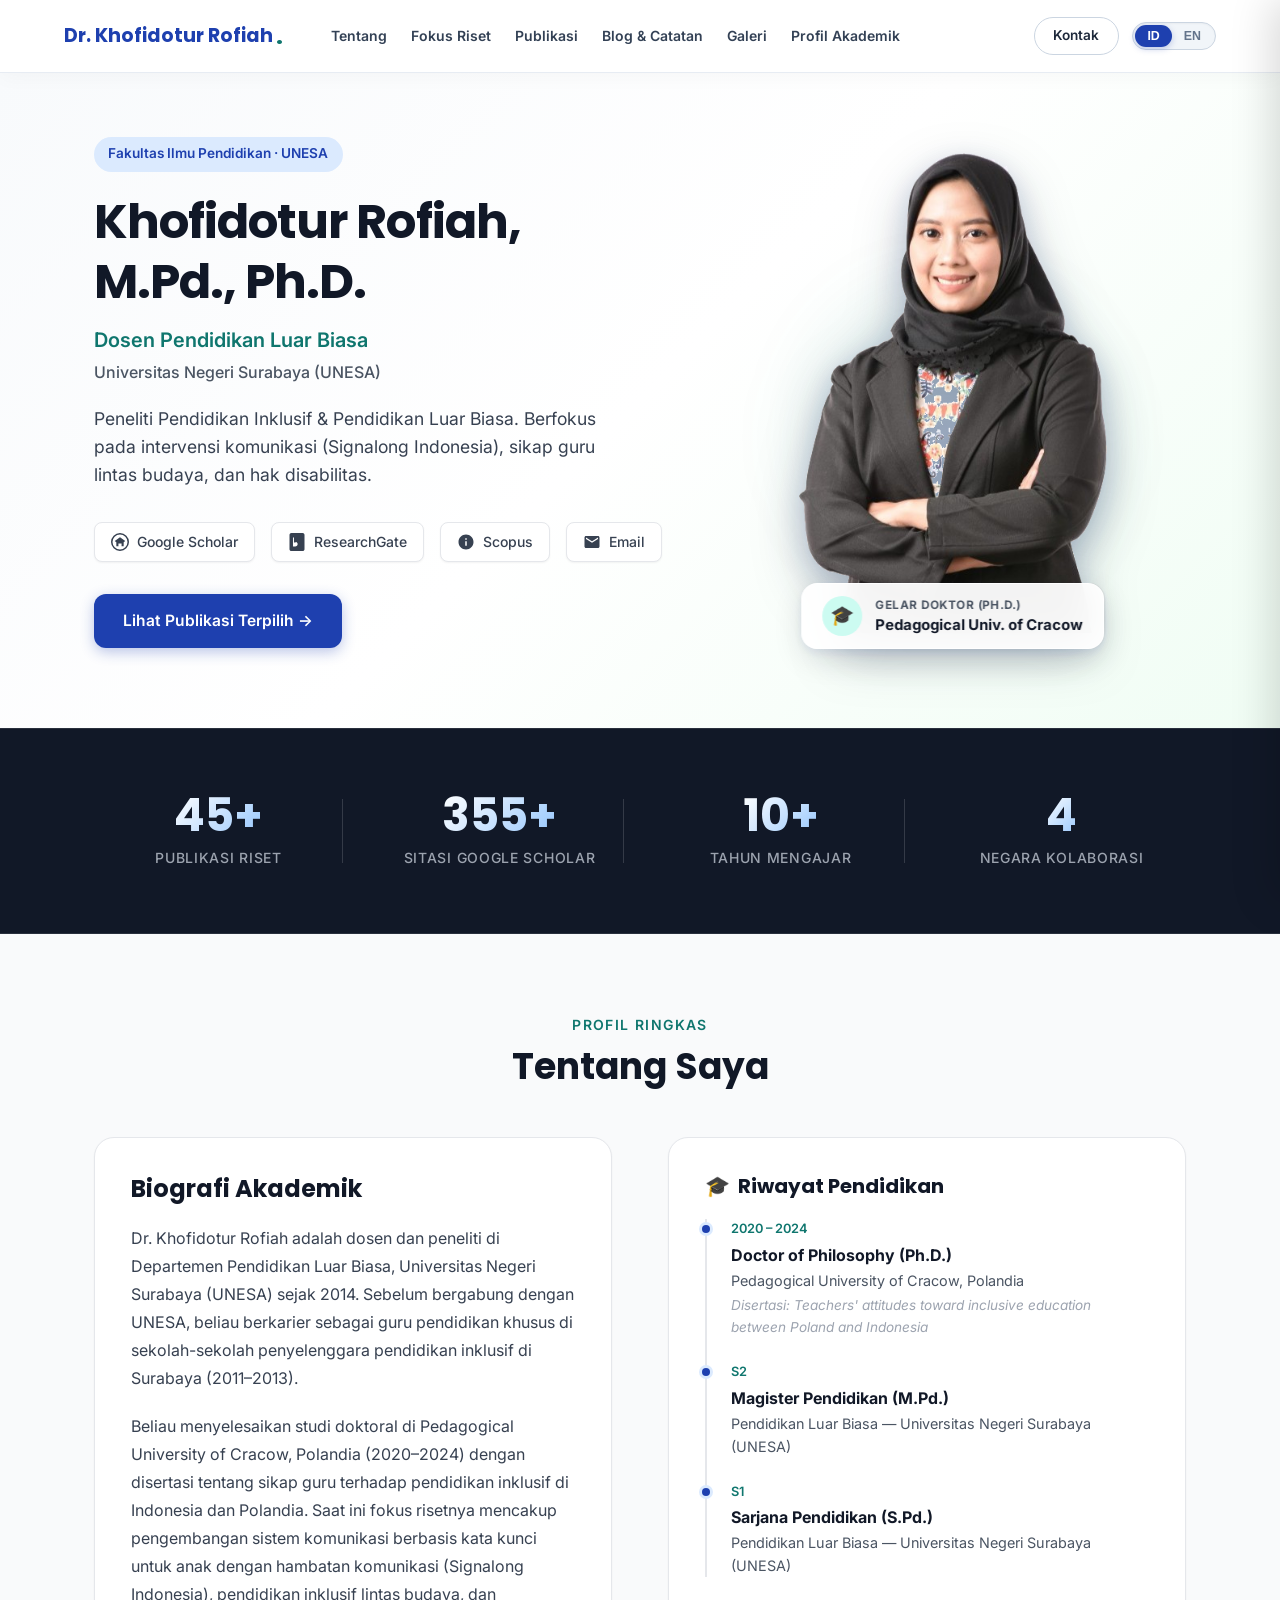
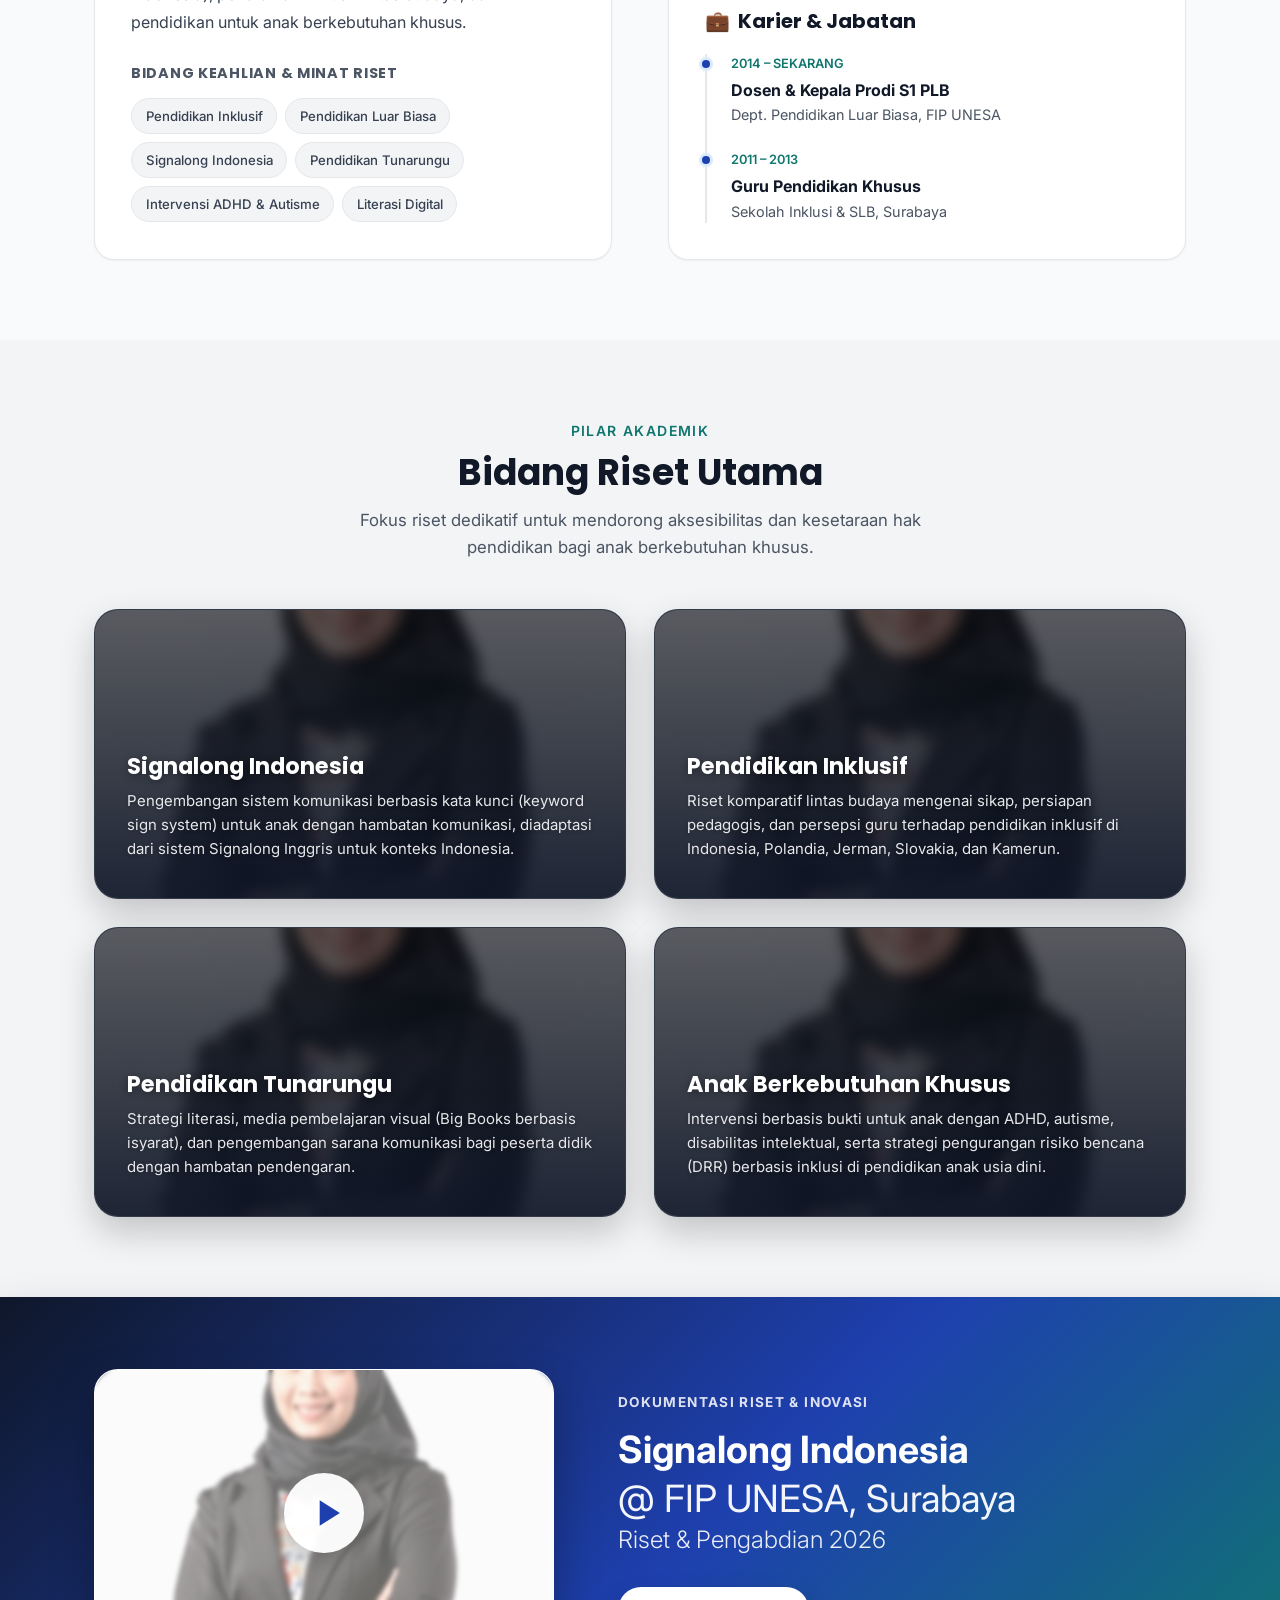
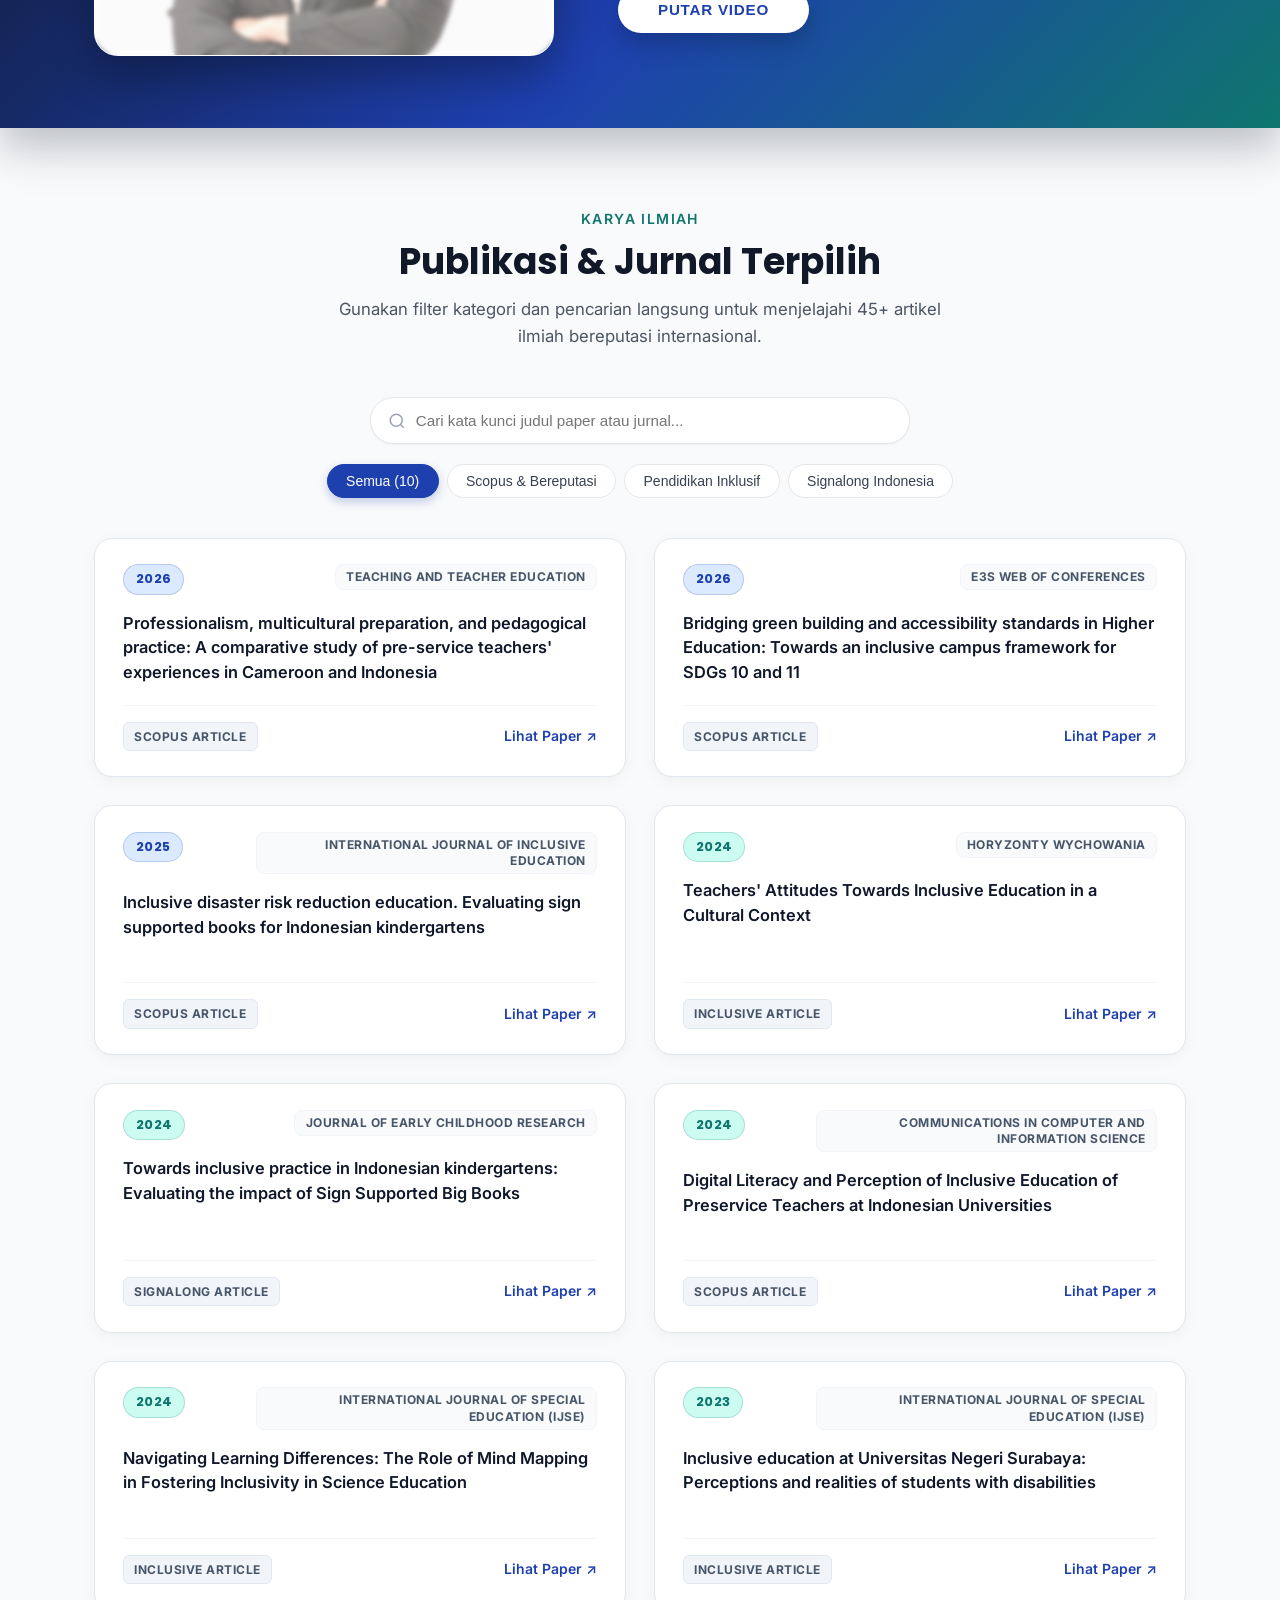
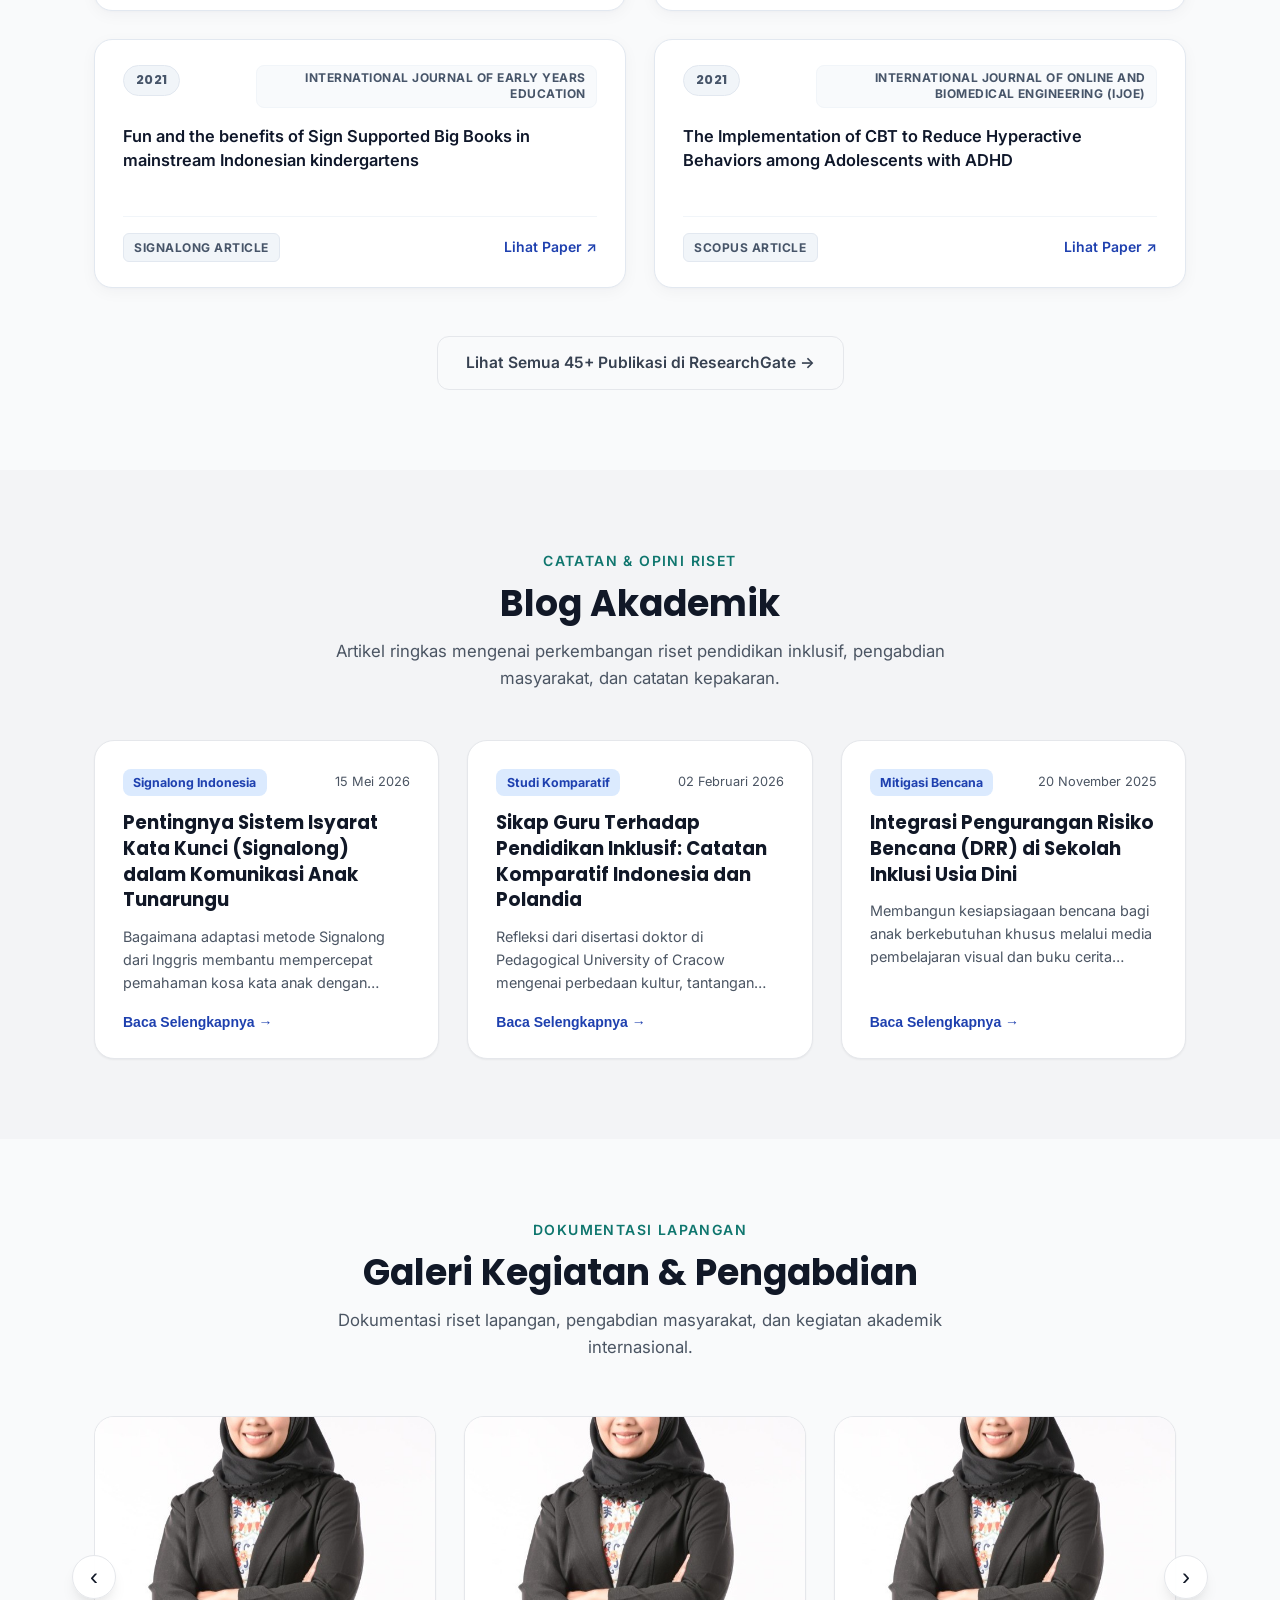
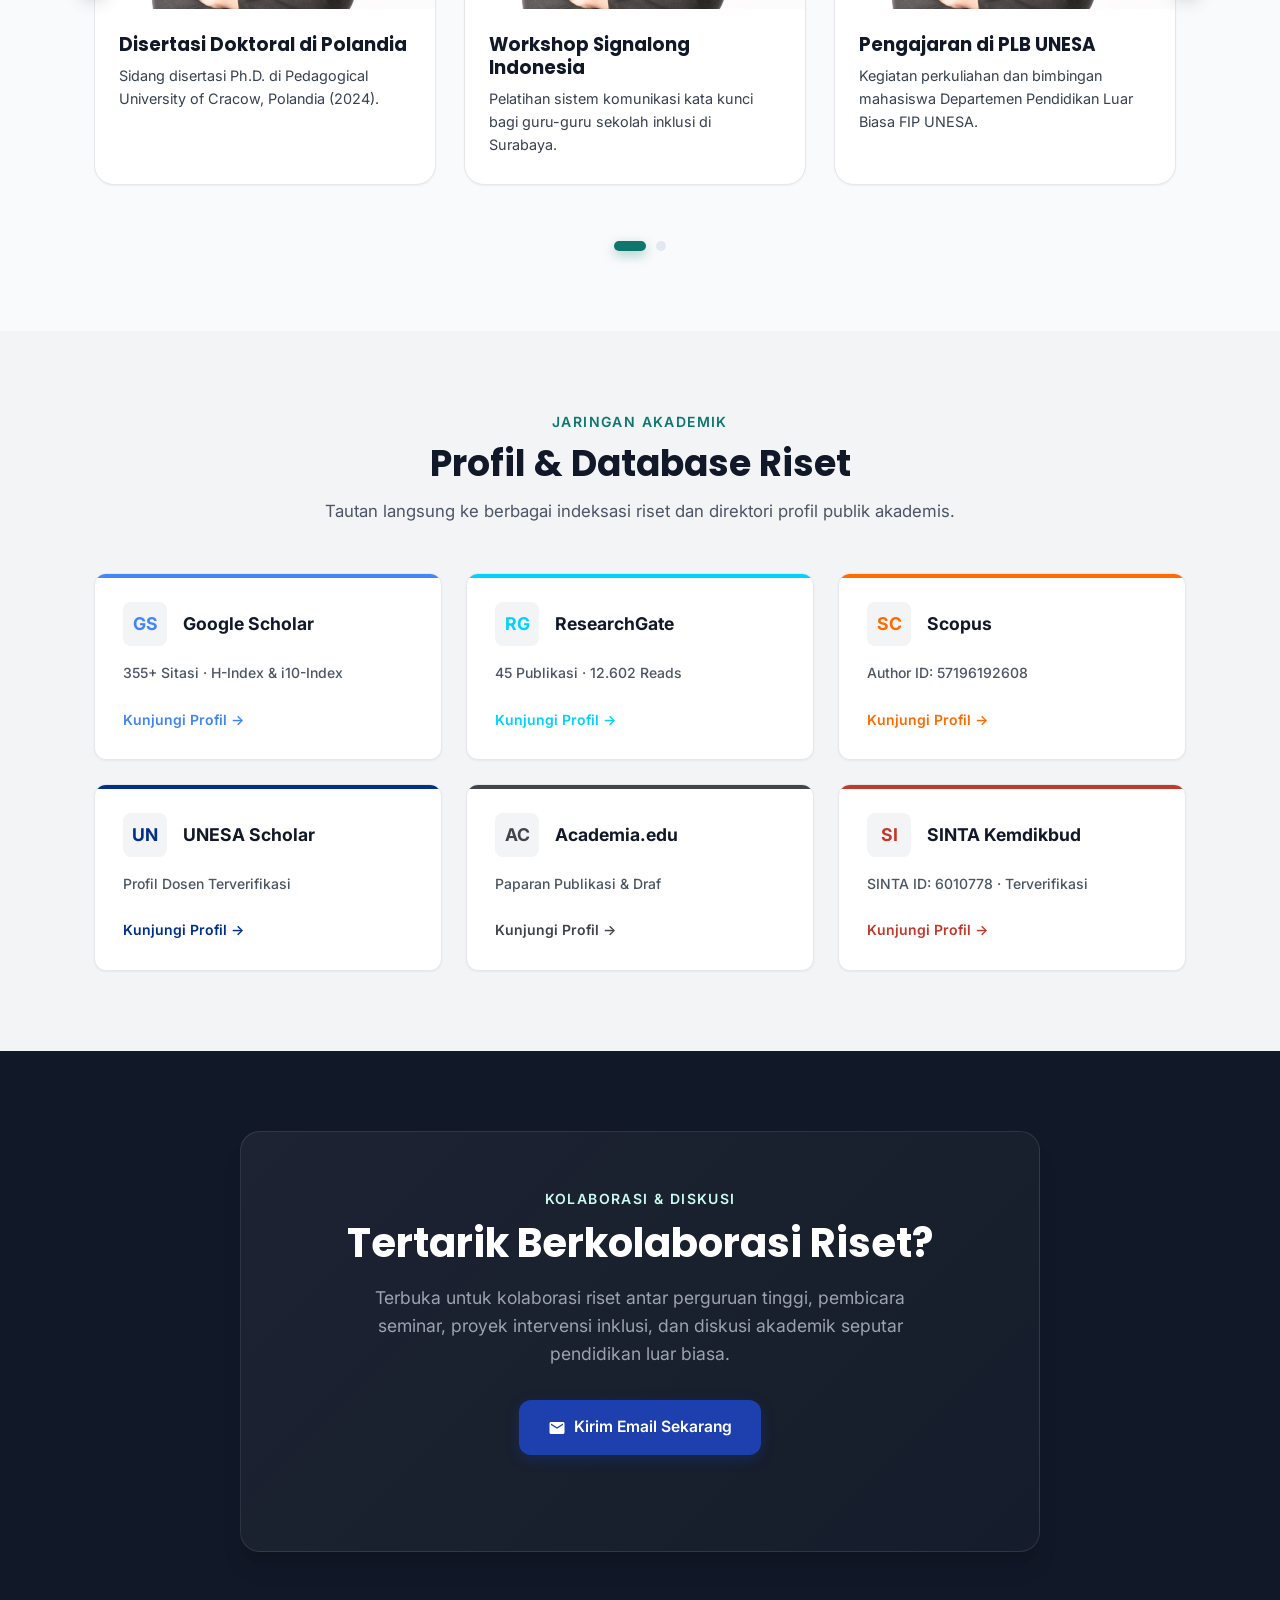
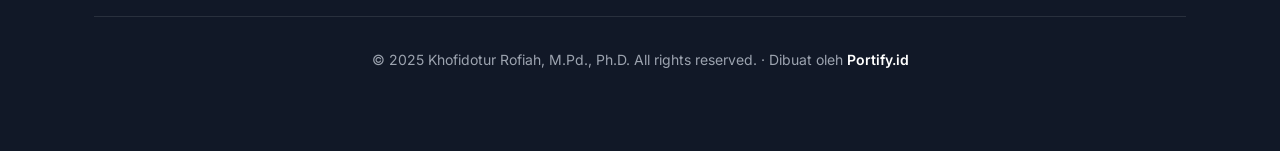
<file: index.html>
<!DOCTYPE html>
<html lang="id">
<head>
  <meta charset="UTF-8">
  <meta name="viewport" content="width=device-width, initial-scale=1.0">
  
  <!-- Primary Meta Tags -->
  <title>Khofidotur Rofiah, M.Pd., Ph.D. | Dosen PLB UNESA | Peneliti Pendidikan Inklusif</title>
  <meta name="title" content="Khofidotur Rofiah, M.Pd., Ph.D. | Dosen PLB UNESA | Peneliti Pendidikan Inklusif">
  <meta name="description" content="Portofolio akademik Dr. Khofidotur Rofiah, dosen Pendidikan Luar Biasa Universitas Negeri Surabaya. Peneliti pendidikan inklusif, Signalong Indonesia, dan pendidikan tunarungu. 45 publikasi internasional, 355+ sitasi.">
  <meta name="keywords" content="Khofidotur Rofiah, PLB UNESA, pendidikan inklusif, Signalong Indonesia, tunarungu, special education Indonesia, UNESA, FIP">
  <meta name="author" content="Khofidotur Rofiah">
  <meta name="robots" content="index, follow">

  <!-- Open Graph / Facebook / LinkedIn -->
  <meta property="og:type" content="profile">
  <meta property="og:title" content="Dr. Khofidotur Rofiah — Peneliti Pendidikan Inklusif UNESA">
  <meta property="og:description" content="45 publikasi internasional, 355+ sitasi. Dosen PLB FIP Universitas Negeri Surabaya.">
  <meta property="og:image" content="assets/foto-profil-nobg.png">

  <!-- Canonical URL -->
  <link rel="canonical" href="https://khofidotur-rofiah.vercel.app">

  <!-- Google Search Console Verification -->
  <meta name="google-site-verification" content="VERIFICATION_CODE_SEARCH_CONSOLE" />

  <!-- Google Analytics (GA4) — Isi Measurement ID GA4 Anda di sini saat deploy -->
  <!-- <script async src="https://www.googletagmanager.com/gtag/js?id=G-XXXXXXXXXX"></script> -->

  <!-- Schema.org Structured Data (JSON-LD) - Paket Pro SEO -->
  <script type="application/ld+json">
  {
    "@context": "https://schema.org",
    "@type": "Person",
    "name": "Dr. Khofidotur Rofiah, M.Pd., Ph.D.",
    "jobTitle": "Kepala Program Studi & Dosen Pendidikan Luar Biasa",
    "worksFor": {
      "@type": "EducationalOrganization",
      "name": "Universitas Negeri Surabaya",
      "alternateName": "UNESA"
    },
    "almaMater": [
      {
        "@type": "EducationalOrganization",
        "name": "Pedagogical University of Cracow"
      },
      {
        "@type": "EducationalOrganization",
        "name": "Universitas Negeri Surabaya"
      }
    ],
    "sameAs": [
      "https://scholar.google.com/citations?user=hOzHm2EAAAAJ",
      "https://www.researchgate.net/profile/Khofidotur-Rofiah",
      "https://www.scopus.com/authid/detail.uri?authorId=57196192608"
    ]
  }
  </script>

  <!-- Google Fonts (Poppins for Headings, Inter for Body) -->
  <link rel="preconnect" href="https://fonts.googleapis.com">
  <link rel="preconnect" href="https://fonts.gstatic.com" crossorigin>
  <link href="https://fonts.googleapis.com/css2?family=Inter:wght@400;500;600;700&family=Poppins:wght@600;700;800&display=swap" rel="stylesheet">

  <!-- Main Stylesheet -->
  <link rel="stylesheet" href="style.css?v=3">
</head>
<body>

  <!-- Navigation Bar -->

  <header class="header-nav">
    <div class="container nav-container">
      <a href="#hero" class="nav-logo">
        Dr. Khofidotur Rofiah <span>.</span>
      </a>
      <ul class="nav-menu">
        <li><a href="#about" class="nav-link" data-i18n="nav_about">Tentang</a></li>
        <li><a href="#research" class="nav-link" data-i18n="nav_research">Fokus Riset</a></li>
        <li><a href="#publications" class="nav-link" data-i18n="nav_pubs">Publikasi</a></li>
        <li><a href="#blog" class="nav-link" data-i18n="nav_blog">Blog &amp; Catatan</a></li>
        <li><a href="#gallery" class="nav-link" data-i18n="nav_gallery">Galeri</a></li>
        <li><a href="#profiles" class="nav-link" data-i18n="nav_profiles">Profil Akademik</a></li>
      </ul>
      <div class="nav-right-actions">
        <a href="#contact" class="btn btn-outline nav-contact-btn" data-i18n="nav_contact">Kontak</a>
        <div class="lang-switcher-pill">
          <button class="lang-btn active" data-lang="id">ID</button>
          <button class="lang-btn" data-lang="en">EN</button>
        </div>
        <!-- Hamburger Menu Button (Mobile Only) -->
        <button id="hamburger-btn" class="hamburger-btn" aria-label="Buka Menu" aria-expanded="false">
          <span></span>
          <span></span>
          <span></span>
        </button>
      </div>
    </div>
  </header>

  <!-- Mobile Drawer Overlay -->
  <div id="mobile-overlay" class="mobile-overlay"></div>

  <!-- Mobile Navigation Drawer -->
  <nav id="mobile-drawer" class="mobile-drawer" aria-hidden="true">
    <div class="drawer-header">
      <span class="drawer-logo">Dr. Khofidotur Rofiah <span>.</span></span>
      <button id="drawer-close" class="drawer-close" aria-label="Tutup Menu">✕</button>
    </div>
    <div class="lang-switcher-pill" style="margin: 0 1.5rem 1.5rem;">
      <button class="lang-btn active" data-lang="id">ID</button>
      <button class="lang-btn" data-lang="en">EN</button>
    </div>
    <ul class="drawer-nav">
      <li><a href="#about" class="drawer-link" data-i18n="nav_about">Tentang</a></li>
      <li><a href="#research" class="drawer-link" data-i18n="nav_research">Fokus Riset</a></li>
      <li><a href="#publications" class="drawer-link" data-i18n="nav_pubs">Publikasi</a></li>
      <li><a href="#blog" class="drawer-link" data-i18n="nav_blog">Blog &amp; Catatan</a></li>
      <li><a href="#gallery" class="drawer-link" data-i18n="nav_gallery">Galeri</a></li>
      <li><a href="#profiles" class="drawer-link" data-i18n="nav_profiles">Profil Akademik</a></li>
      <li><a href="#contact" class="drawer-link drawer-contact" data-i18n="nav_contact">Kontak</a></li>
    </ul>
  </nav>

  <!-- Hero Section -->
  <section id="hero" class="hero-section">
    <div class="container">
      <div class="hero-grid">
        <div class="hero-content">
          <div class="hero-badge" data-i18n="hero_badge">
            <svg width="14" height="14" viewBox="0 0 24 24" fill="none" stroke="currentColor" stroke-width="2"><path d="M22 10v6M2 10l10-5 10 5-10 5z"/><path d="M6 12v5c3 3 9 3 12 0v-5"/></svg>
            Fakultas Ilmu Pendidikan · UNESA
          </div>
          <h1 class="hero-title">Khofidotur Rofiah, M.Pd., Ph.D.</h1>
          <p class="hero-subtitle" data-i18n="hero_subtitle">Kepala Prodi &amp; Dosen Pendidikan Luar Biasa</p>
          <p class="hero-institution">Universitas Negeri Surabaya (UNESA)</p>
          <p class="hero-tagline" data-i18n="hero_tagline">
            Peneliti Pendidikan Inklusif &amp; Pendidikan Luar Biasa. Berfokus pada intervensi komunikasi (Signalong Indonesia), sikap guru lintas budaya, dan hak disabilitas.
          </p>

          <div class="hero-socials">
            <a href="https://scholar.google.com/citations?user=hOzHm2EAAAAJ" target="_blank" rel="noopener noreferrer" class="social-btn" title="Google Scholar">
              <svg viewBox="0 0 24 24"><path d="M12 24a12 12 0 1 1 12-12 12.013 12.013 0 0 1-12 12zm0-22a10 10 0 1 0 10 10A10.011 10.011 0 0 0 12 2z"/><path d="M12 5.5l7 5.25-2.1 1.575V17.5h-2.8v-3.5H9.9v3.5H7.1v-5.175L5 10.75z"/></svg>
              Google Scholar
            </a>
            <a href="https://www.researchgate.net/profile/Khofidotur-Rofiah" target="_blank" rel="noopener noreferrer" class="social-btn" title="ResearchGate">
              <svg viewBox="0 0 24 24"><path d="M19.54 0c1.356 0 2.46 1.104 2.46 2.472v19.056c0 1.368-1.104 2.472-2.46 2.472H4.46C3.104 24 2 22.896 2 21.528V2.472C2 1.104 3.104 0 4.46 0h15.08zM9.543 6.026h-2.9v11.948h2.9c1.943 0 3.324-1.282 3.324-3.18 0-1.898-1.38-3.18-3.324-3.18H7.957V6.026zm0 4.148c.677 0 1.157.48 1.157 1.258 0 .778-.48 1.258-1.157 1.258H7.957v-2.516h1.586z"/></svg>
              ResearchGate
            </a>
            <a href="https://www.scopus.com/authid/detail.uri?authorId=57196192608" target="_blank" rel="noopener noreferrer" class="social-btn" title="Scopus ID">
              <svg viewBox="0 0 24 24"><path d="M12 2C6.48 2 2 6.48 2 12s4.48 10 10 10 10-4.48 10-10S17.52 2 12 2zm1 15h-2v-6h2v6zm0-8h-2V7h2v2z"/></svg>
              Scopus
            </a>
            <a href="mailto:khofidoturrofiah@unesa.ac.id" class="social-btn" title="Email Kontak">
              <svg viewBox="0 0 24 24"><path d="M20 4H4c-1.1 0-1.99.9-1.99 2L2 18c0 1.1.9 2 2 2h16c1.1 0 2-.9 2-2V6c0-1.1-.9-2-2-2zm0 4l-8 5-8-5V6l8 5 8-5v2z"/></svg>
              Email
            </a>
          </div>

          <a href="#publications" class="btn btn-primary" data-i18n="hero_btn_pub">
            Lihat Publikasi Terpilih →
          </a>
        </div>

        <div class="hero-image-wrapper">
          <div class="hero-image-card">
            <img src="assets/foto-profil-nobg.png?v=3" alt="Foto Dr. Khofidotur Rofiah" onerror="this.onerror=null; this.src='assets/foto-profil.jpg';">
            <div class="avatar-fallback" style="display: none;">
              KR
              <span>Dr. Khofidotur Rofiah</span>
            </div>
          </div>
          
          <div class="hero-doctor-badge">
            <div class="doctor-badge-icon">🎓</div>
            <div class="doctor-badge-text">
              <p>Gelar Doktor (Ph.D.)</p>
              <h4>Pedagogical Univ. of Cracow</h4>
            </div>
          </div>
        </div>
      </div>
    </div>
  </section>

  <!-- Stats Section (Dark Theme with Animated Count-Up Counter) -->
  <section id="stats" class="stats-section">
    <div class="container">
      <div class="stats-grid">
        <div class="stat-item" data-count="45">
          <div class="stat-number" data-target="45+">0+</div>
          <div class="stat-label" data-i18n="stat_pubs">Publikasi Riset</div>
        </div>
        <div class="stat-item" data-count="355">
          <div class="stat-number" data-target="355+">0+</div>
          <div class="stat-label" data-i18n="stat_citations">Sitasi Google Scholar</div>
        </div>
        <div class="stat-item" data-count="10">
          <div class="stat-number" data-target="10+">0+</div>
          <div class="stat-label" data-i18n="stat_years">Tahun Mengajar</div>
        </div>
        <div class="stat-item" data-count="4">
          <div class="stat-number" data-target="4">0</div>
          <div class="stat-label" data-i18n="stat_countries">Negara Kolaborasi</div>
        </div>
      </div>
    </div>
  </section>

  <!-- About Section -->
  <section id="about" class="section-pad about-section">
    <div class="container">
      <div class="section-header">
        <span class="section-subtitle">Profil Ringkas</span>
        <h2 class="section-title">Tentang Saya</h2>
      </div>

      <div class="about-grid">
        <div class="bio-card">
          <h3>Biografi Akademik</h3>
          <p class="bio-text">
            Dr. Khofidotur Rofiah adalah dosen dan peneliti di Departemen Pendidikan Luar Biasa, Universitas Negeri Surabaya (UNESA) sejak 2014. Sebelum bergabung dengan UNESA, beliau berkarier sebagai guru pendidikan khusus di sekolah-sekolah penyelenggara pendidikan inklusif di Surabaya (2011–2013).
          </p>
          <p class="bio-text">
            Beliau menyelesaikan studi doktoral di Pedagogical University of Cracow, Polandia (2020–2024) dengan disertasi tentang sikap guru terhadap pendidikan inklusif di Indonesia dan Polandia. Saat ini fokus risetnya mencakup pengembangan sistem komunikasi berbasis kata kunci untuk anak dengan hambatan komunikasi (Signalong Indonesia), pendidikan inklusif lintas budaya, dan pendidikan untuk anak berkebutuhan khusus.
          </p>

          <h4 class="skills-heading">Bidang Keahlian &amp; Minat Riset</h4>
          <div class="skills-wrapper">
            <span class="skill-chip">Pendidikan Inklusif</span>
            <span class="skill-chip">Pendidikan Luar Biasa</span>
            <span class="skill-chip">Signalong Indonesia</span>
            <span class="skill-chip">Pendidikan Tunarungu</span>
            <span class="skill-chip">Intervensi ADHD &amp; Autisme</span>
            <span class="skill-chip">Literasi Digital</span>
          </div>
        </div>

        <div class="timeline-card">
          <!-- Riwayat Pendidikan -->
          <div class="timeline-group">
            <h3 class="timeline-group-title">
              <span>🎓</span> Riwayat Pendidikan
            </h3>
            <div class="timeline-list">
              <div class="timeline-item">
                <div class="timeline-period">2020 – 2024</div>
                <div class="timeline-degree">Doctor of Philosophy (Ph.D.)</div>
                <div class="timeline-institution">Pedagogical University of Cracow, Polandia</div>
                <div class="timeline-detail">Disertasi: Teachers' attitudes toward inclusive education between Poland and Indonesia</div>
              </div>
              <div class="timeline-item">
                <div class="timeline-period">S2</div>
                <div class="timeline-degree">Magister Pendidikan (M.Pd.)</div>
                <div class="timeline-institution">Pendidikan Luar Biasa — Universitas Negeri Surabaya (UNESA)</div>
              </div>
              <div class="timeline-item">
                <div class="timeline-period">S1</div>
                <div class="timeline-degree">Sarjana Pendidikan (S.Pd.)</div>
                <div class="timeline-institution">Pendidikan Luar Biasa — Universitas Negeri Surabaya (UNESA)</div>
              </div>
            </div>
          </div>

          <!-- Riwayat Karier -->
          <div class="timeline-group" style="margin-top: 2rem;">
            <h3 class="timeline-group-title">
              <span>💼</span> Karier &amp; Jabatan
            </h3>
            <div class="timeline-list">
              <div class="timeline-item">
                <div class="timeline-period">2014 – Sekarang</div>
                <div class="timeline-degree">Dosen &amp; Kepala Prodi S1 PLB</div>
                <div class="timeline-institution">Dept. Pendidikan Luar Biasa, FIP UNESA</div>
              </div>
              <div class="timeline-item">
                <div class="timeline-period">2011 – 2013</div>
                <div class="timeline-degree">Guru Pendidikan Khusus</div>
                <div class="timeline-institution">Sekolah Inklusi &amp; SLB, Surabaya</div>
              </div>
            </div>
          </div>

        </div>
      </div>
    </div>
  </section>

  <!-- Research Focus Section -->
  <section id="research" class="section-pad bg-light" style="background-color: var(--bg-alt);">
    <div class="container">
      <div class="section-header">
        <span class="section-subtitle" data-i18n="research_subtitle">Pilar Akademik</span>
        <h2 class="section-title" data-i18n="research_title">Bidang Riset Utama</h2>
        <p class="section-desc">Fokus riset dedikatif untuk mendorong aksesibilitas dan kesetaraan hak pendidikan bagi anak berkebutuhan khusus.</p>
      </div>

      <div class="research-grid" id="research-cards-container">
        <!-- Card 1 -->
        <div class="research-card">
          <img src="assets/foto-profil.jpg" alt="Signalong Indonesia" class="research-bg-img">
          <div class="research-bg-overlay"></div>
          <div class="research-card-content">
            <h3 class="research-title">Signalong Indonesia</h3>
            <p class="research-desc">
              Pengembangan sistem komunikasi berbasis kata kunci (keyword sign system) untuk anak dengan hambatan komunikasi, diadaptasi dari sistem Signalong Inggris untuk konteks Indonesia.
            </p>
          </div>
        </div>

        <!-- Card 2 -->
        <div class="research-card">
          <img src="assets/foto-profil.jpg" alt="Pendidikan Inklusif" class="research-bg-img">
          <div class="research-bg-overlay"></div>
          <div class="research-card-content">
            <h3 class="research-title">Pendidikan Inklusif</h3>
            <p class="research-desc">
              Riset komparatif lintas budaya mengenai sikap, persiapan pedagogis, dan persepsi guru terhadap pendidikan inklusif di Indonesia, Polandia, Jerman, Slovakia, dan Kamerun.
            </p>
          </div>
        </div>

        <!-- Card 3 -->
        <div class="research-card">
          <img src="assets/foto-profil.jpg" alt="Pendidikan Tunarungu" class="research-bg-img">
          <div class="research-bg-overlay"></div>
          <div class="research-card-content">
            <h3 class="research-title">Pendidikan Tunarungu</h3>
            <p class="research-desc">
              Strategi literasi, media pembelajaran visual (Big Books berbasis isyarat), dan pengembangan sarana komunikasi bagi peserta didik dengan hambatan pendengaran.
            </p>
          </div>
        </div>

        <!-- Card 4 -->
        <div class="research-card">
          <img src="assets/foto-profil.jpg" alt="Anak Berkebutuhan Khusus" class="research-bg-img">
          <div class="research-bg-overlay"></div>
          <div class="research-card-content">
            <h3 class="research-title">Anak Berkebutuhan Khusus</h3>
            <p class="research-desc">
              Intervensi berbasis bukti untuk anak dengan ADHD, autisme, disabilitas intelektual, serta strategi pengurangan risiko bencana (DRR) berbasis inklusi di pendidikan anak usia dini.
            </p>
          </div>
        </div>
      </div>
    </div>
  </section>

  <!-- Full-Page Flexible Video Showcase Section (Theme Matched) -->
  <section id="video-showcase" class="full-video-section">
    <div class="container full-video-container">
      <div class="full-video-grid">
        <!-- Left Video Thumbnail with Play Button -->
        <div class="full-video-thumb-box" id="video-play-trigger">
          <img src="assets/foto-profil.jpg" alt="Dokumentasi Signalong UNESA" class="full-thumb-img">
          <div class="full-thumb-overlay"></div>
          <div class="full-play-triangle">
            <svg width="44" height="44" viewBox="0 0 24 24" fill="#1e40af"><path d="M8 5v14l11-7z"/></svg>
          </div>
        </div>

        <!-- Right Content Text -->
        <div class="full-video-content">
          <p class="full-video-tag">DOKUMENTASI RISET &amp; INOVASI</p>
          <h2 class="full-video-title">
            Signalong Indonesia<br>
            <span>@ FIP UNESA, Surabaya</span><br>
            <small>Riset &amp; Pengabdian 2026</small>
          </h2>
          <button class="full-video-btn" id="video-btn-trigger">PUTAR VIDEO</button>
        </div>
      </div>
    </div>
  </section>

  <!-- Publications Section (Advanced Filter & Live Search - Paket Pro) -->
  <section id="publications" class="section-pad">
    <div class="container">
      <div class="section-header">
        <span class="section-subtitle">Karya Ilmiah</span>
        <h2 class="section-title">Publikasi &amp; Jurnal Terpilih</h2>
        <p class="section-desc">Gunakan filter kategori dan pencarian langsung untuk menjelajahi 45+ artikel ilmiah bereputasi internasional.</p>
      </div>

      <!-- Pro Feature: Live Search & Category Filter Pills -->
      <div class="pro-filter-container">
        <div class="search-box-wrapper">
          <svg width="18" height="18" viewBox="0 0 24 24" fill="none" stroke="currentColor" stroke-width="2"><circle cx="11" cy="11" r="8"/><path d="m21 21-4.35-4.35"/></svg>
          <input type="text" id="pub-search-input" class="search-input" placeholder="Cari kata kunci judul paper atau jurnal...">
        </div>

        <div class="filter-pills-wrapper">
          <button class="filter-btn active" data-filter="all">Semua (10)</button>
          <button class="filter-btn" data-filter="scopus">Scopus &amp; Bereputasi</button>
          <button class="filter-btn" data-filter="inclusive">Pendidikan Inklusif</button>
          <button class="filter-btn" data-filter="signalong">Signalong Indonesia</button>
        </div>
      </div>

      <!-- Publications Dynamic & Prerendered Grid Container -->
      <div id="publications-grid-container" class="publications-grid">
        <!-- Pub 1 -->
        <div class="paper-card" data-type="scopus" data-title="professionalism multicultural preparation teaching teacher education">
          <div>
            <div class="paper-meta">
              <span class="year-badge era-latest">2026</span>
              <span class="journal-name">Teaching and Teacher Education</span>
            </div>
            <h3 class="paper-title">Professionalism, multicultural preparation, and pedagogical practice: A comparative study of pre-service teachers' experiences in Cameroon and Indonesia</h3>
          </div>
          <div class="paper-footer">
            <span style="font-size: 0.8rem; color: var(--ink-3);">International Journal (Scopus)</span>
            <a href="https://www.researchgate.net/publication/408442632" target="_blank" rel="noopener noreferrer" class="paper-link">Lihat Paper ↗</a>
          </div>
        </div>

        <!-- Pub 2 -->
        <div class="paper-card" data-type="scopus" data-title="bridging green building accessibility standards higher education sdgs">
          <div>
            <div class="paper-meta">
              <span class="year-badge era-latest">2026</span>
              <span class="journal-name">E3S Web of Conferences</span>
            </div>
            <h3 class="paper-title">Bridging green building and accessibility standards in Higher Education: Towards an inclusive campus framework for SDGs 10 and 11</h3>
          </div>
          <div class="paper-footer">
            <span style="font-size: 0.8rem; color: var(--ink-3);">Conference Proceeding (Scopus)</span>
            <a href="https://www.researchgate.net/publication/401553915" target="_blank" rel="noopener noreferrer" class="paper-link">Lihat Paper ↗</a>
          </div>
        </div>

        <!-- Pub 3 -->
        <div class="paper-card" data-type="scopus" data-title="inclusive disaster risk reduction education sign supported books kindergartens">
          <div>
            <div class="paper-meta">
              <span class="year-badge era-latest">2025</span>
              <span class="journal-name">Int. Journal of Inclusive Education</span>
            </div>
            <h3 class="paper-title">Inclusive disaster risk reduction education. Evaluating sign supported books for Indonesian kindergartens</h3>
          </div>
          <div class="paper-footer">
            <span style="font-size: 0.8rem; color: var(--ink-3);">Disaster &amp; PAUD (Scopus)</span>
            <a href="https://www.researchgate.net/publication/395740885" target="_blank" rel="noopener noreferrer" class="paper-link">Lihat Paper ↗</a>
          </div>
        </div>

        <!-- Pub 4 -->
        <div class="paper-card" data-type="inclusive" data-title="teachers attitudes towards inclusive education cultural context">
          <div>
            <div class="paper-meta">
              <span class="year-badge era-mid">2024</span>
              <span class="journal-name">Horyzonty Wychowania</span>
            </div>
            <h3 class="paper-title">Teachers' Attitudes Towards Inclusive Education in a Cultural Context</h3>
          </div>
          <div class="paper-footer">
            <span style="font-size: 0.8rem; color: var(--ink-3);">Cross-Cultural Study</span>
            <a href="https://www.researchgate.net/publication/387596619" target="_blank" rel="noopener noreferrer" class="paper-link">Lihat Paper ↗</a>
          </div>
        </div>

        <!-- Pub 5 -->
        <div class="paper-card" data-type="signalong" data-title="towards inclusive practice indonesian kindergartens sign supported big books">
          <div>
            <div class="paper-meta">
              <span class="year-badge era-mid">2024</span>
              <span class="journal-name">Journal of Early Childhood Research</span>
            </div>
            <h3 class="paper-title">Towards inclusive practice in Indonesian kindergartens: Evaluating the impact of Sign Supported Big Books</h3>
          </div>
          <div class="paper-footer">
            <span style="font-size: 0.8rem; color: var(--ink-3);">Signalong &amp; PAUD</span>
            <a href="https://www.researchgate.net/publication/372945670" target="_blank" rel="noopener noreferrer" class="paper-link">Lihat Paper ↗</a>
          </div>
        </div>

        <!-- Pub 6 -->
        <div class="paper-card" data-type="scopus" data-title="digital literacy perception inclusive education preservice teachers">
          <div>
            <div class="paper-meta">
              <span class="year-badge era-mid">2024</span>
              <span class="journal-name">Comm. in Comp. &amp; Info. Sci.</span>
            </div>
            <h3 class="paper-title">Digital Literacy and Perception of Inclusive Education of Preservice Teachers at Indonesian Universities</h3>
          </div>
          <div class="paper-footer">
            <span style="font-size: 0.8rem; color: var(--ink-3);">Digital Literacy (Scopus)</span>
            <a href="https://www.researchgate.net/publication/381847299" target="_blank" rel="noopener noreferrer" class="paper-link">Lihat Paper ↗</a>
          </div>
        </div>

        <!-- Pub 7 -->
        <div class="paper-card" data-type="inclusive" data-title="navigating learning differences mind mapping inclusivity science education">
          <div>
            <div class="paper-meta">
              <span class="year-badge era-mid">2024</span>
              <span class="journal-name">IJSE</span>
            </div>
            <h3 class="paper-title">Navigating Learning Differences: The Role of Mind Mapping in Fostering Inclusivity in Science Education</h3>
          </div>
          <div class="paper-footer">
            <span style="font-size: 0.8rem; color: var(--ink-3);">Special Education</span>
            <a href="https://www.researchgate.net/publication/386441549" target="_blank" rel="noopener noreferrer" class="paper-link">Lihat Paper ↗</a>
          </div>
        </div>

        <!-- Pub 8 -->
        <div class="paper-card" data-type="inclusive" data-title="inclusive education universitas negeri surabaya perceptions realities disabilities">
          <div>
            <div class="paper-meta">
              <span class="year-badge era-mid">2023</span>
              <span class="journal-name">IJSE</span>
            </div>
            <h3 class="paper-title">Inclusive education at Universitas Negeri Surabaya: Perceptions and realities of students with disabilities</h3>
          </div>
          <div class="paper-footer">
            <span style="font-size: 0.8rem; color: var(--ink-3);">Inclusive Campus</span>
            <a href="https://www.researchgate.net/publication/375064291" target="_blank" rel="noopener noreferrer" class="paper-link">Lihat Paper ↗</a>
          </div>
        </div>

        <!-- Pub 9 -->
        <div class="paper-card" data-type="signalong" data-title="fun benefits sign supported big books mainstream indonesian kindergartens">
          <div>
            <div class="paper-meta">
              <span class="year-badge era-older">2021</span>
              <span class="journal-name">Int. J. of Early Years Education</span>
            </div>
            <h3 class="paper-title">Fun and the benefits of Sign Supported Big Books in mainstream Indonesian kindergartens</h3>
          </div>
          <div class="paper-footer">
            <span style="font-size: 0.8rem; color: var(--ink-3);">Signalong Indonesia</span>
            <a href="https://www.researchgate.net/publication/353458464" target="_blank" rel="noopener noreferrer" class="paper-link">Lihat Paper ↗</a>
          </div>
        </div>

        <!-- Pub 10 -->
        <div class="paper-card" data-type="scopus" data-title="cbt reduce hyperactive behaviors adolescents adhd">
          <div>
            <div class="paper-meta">
              <span class="year-badge era-older">2021</span>
              <span class="journal-name">iJOE</span>
            </div>
            <h3 class="paper-title">The Implementation of CBT to Reduce Hyperactive Behaviors among Adolescents with ADHD</h3>
          </div>
          <div class="paper-footer">
            <span style="font-size: 0.8rem; color: var(--ink-3);">ADHD &amp; Therapy (Scopus)</span>
            <a href="https://www.researchgate.net/publication/356638654" target="_blank" rel="noopener noreferrer" class="paper-link">Lihat Paper ↗</a>
          </div>
        </div>
      </div>

      <div class="pub-cta-wrapper">
        <a href="https://www.researchgate.net/profile/Khofidotur-Rofiah" target="_blank" rel="noopener noreferrer" class="btn btn-outline">
          Lihat Semua 45+ Publikasi di ResearchGate →
        </a>
      </div>
    </div>
  </section>

  <!-- Blog & Catatan Akademik Section (Fitur Paket Pro) -->
  <section id="blog" class="section-pad bg-light" style="background-color: var(--bg-alt);">
    <div class="container">
      <div class="section-header">
        <span class="section-subtitle">Catatan &amp; Opini Riset</span>
        <h2 class="section-title">Blog Akademik</h2>
        <p class="section-desc">Artikel ringkas mengenai perkembangan riset pendidikan inklusif, pengabdian masyarakat, dan catatan kepakaran.</p>
      </div>

      <div id="blog-grid-container" class="blog-grid">
        <!-- Blog 1 -->
        <article class="blog-card">
          <div>
            <div class="blog-meta">
              <span class="badge">Signalong Indonesia</span>
              <span>15 Mei 2026</span>
            </div>
            <h3 class="blog-title">Pentingnya Sistem Isyarat Kata Kunci (Signalong) dalam Komunikasi Anak Tunarungu</h3>
            <p class="blog-summary">Bagaimana adaptasi metode Signalong dari Inggris membantu mempercepat pemahaman kosa kata anak dengan hambatan pendengaran dan komunikasi di TK inklusi Indonesia.</p>
          </div>
          <button class="blog-read-btn" data-id="post-1">Baca Selengkapnya →</button>
        </article>

        <!-- Blog 2 -->
        <article class="blog-card">
          <div>
            <div class="blog-meta">
              <span class="badge">Studi Komparatif</span>
              <span>02 Februari 2026</span>
            </div>
            <h3 class="blog-title">Sikap Guru Terhadap Pendidikan Inklusif: Catatan Komparatif Indonesia dan Polandia</h3>
            <p class="blog-summary">Refleksi dari disertasi doktor di Pedagogical University of Cracow mengenai perbedaan kultur, tantangan pedagogis, dan kesiapan fasilitas pendukung inklusi.</p>
          </div>
          <button class="blog-read-btn" data-id="post-2">Baca Selengkapnya →</button>
        </article>

        <!-- Blog 3 -->
        <article class="blog-card">
          <div>
            <div class="blog-meta">
              <span class="badge">Mitigasi Bencana</span>
              <span>20 November 2025</span>
            </div>
            <h3 class="blog-title">Integrasi Pengurangan Risiko Bencana (DRR) di Sekolah Inklusi Usia Dini</h3>
            <p class="blog-summary">Membangun kesiapsiagaan bencana bagi anak berkebutuhan khusus melalui media pembelajaran visual dan buku cerita berbasis isyarat.</p>
          </div>
          <button class="blog-read-btn" data-id="post-3">Baca Selengkapnya →</button>
        </article>
      </div>
    </div>
  </section>

  <!-- Galeri & Pengabdian Section (Fitur Slider Landscape - Paket Pro) -->
  <section id="gallery" class="section-pad">
    <div class="container">
      <div class="section-header">
        <span class="section-subtitle" data-i18n="gallery_subtitle">Dokumentasi Lapangan</span>
        <h2 class="section-title" data-i18n="gallery_title">Galeri Kegiatan &amp; Pengabdian</h2>
        <p class="section-desc">Dokumentasi riset lapangan, pengabdian masyarakat, dan kegiatan akademik internasional.</p>
      </div>

      <div class="gallery-slider-wrapper">
        <button class="gallery-arrow prev-arrow" id="gal-prev" aria-label="Sebelumnya">&lsaquo;</button>
        
        <div id="gallery-grid-container" class="gallery-slider">
          <!-- Item 1 -->
          <div class="gallery-card">
            <div class="gallery-img-wrapper">
              <img src="assets/foto-profil.jpg" alt="Disertasi Doktoral" class="gallery-card-img">
            </div>
            <div class="gallery-card-body">
              <h4>Disertasi Doktoral di Polandia</h4>
              <p>Sidang disertasi Ph.D. di Pedagogical University of Cracow, Polandia (2024).</p>
            </div>
          </div>

          <!-- Item 2 -->
          <div class="gallery-card">
            <div class="gallery-img-wrapper">
              <img src="assets/foto-profil.jpg" alt="Workshop Signalong" class="gallery-card-img">
            </div>
            <div class="gallery-card-body">
              <h4>Workshop Signalong Indonesia</h4>
              <p>Pelatihan sistem komunikasi kata kunci bagi guru-guru sekolah inklusi di Surabaya.</p>
            </div>
          </div>

          <!-- Item 3 -->
          <div class="gallery-card">
            <div class="gallery-img-wrapper">
              <img src="assets/foto-profil.jpg" alt="Pengajaran UNESA" class="gallery-card-img">
            </div>
            <div class="gallery-card-body">
              <h4>Pengajaran di PLB UNESA</h4>
              <p>Kegiatan perkuliahan dan bimbingan mahasiswa Departemen Pendidikan Luar Biasa FIP UNESA.</p>
            </div>
          </div>

          <!-- Item 4 -->
          <div class="gallery-card">
            <div class="gallery-img-wrapper">
              <img src="assets/foto-profil.jpg" alt="Konferensi Riset" class="gallery-card-img">
            </div>
            <div class="gallery-card-body">
              <h4>Konferensi &amp; Seminar Riset</h4>
              <p>Presentasi makalah ilmiah dalam seminar internasional pendidikan luar biasa.</p>
            </div>
          </div>
        </div>

        <button class="gallery-arrow next-arrow" id="gal-next" aria-label="Berikutnya">&rsaquo;</button>
      </div>

      <!-- Animated Pagination Dots -->
      <div class="gallery-dots-container" id="gallery-dots"></div>
    </div>
  </section>

  <!-- Academic Profiles Section -->
  <section id="profiles" class="section-pad" style="background-color: var(--bg-alt);">
    <div class="container">
      <div class="section-header">
        <span class="section-subtitle">Jaringan Akademik</span>
        <h2 class="section-title">Profil &amp; Database Riset</h2>
        <p class="section-desc">Tautan langsung ke berbagai indeksasi riset dan direktori profil publik akademis.</p>
      </div>

      <div class="profiles-grid">
        <!-- Google Scholar -->
        <div class="profile-card" style="--platform-color: #4285F4;">
          <div>
            <div class="profile-header">
              <div class="profile-icon-box">GS</div>
              <h3 class="profile-name">Google Scholar</h3>
            </div>
            <p class="profile-stat">355+ Sitasi · H-Index &amp; i10-Index</p>
          </div>
          <a href="https://scholar.google.com/citations?user=hOzHm2EAAAAJ" target="_blank" rel="noopener noreferrer" class="profile-btn">Kunjungi Profil →</a>
        </div>

        <!-- ResearchGate -->
        <div class="profile-card" style="--platform-color: #00D2FF;">
          <div>
            <div class="profile-header">
              <div class="profile-icon-box">RG</div>
              <h3 class="profile-name">ResearchGate</h3>
            </div>
            <p class="profile-stat">45 Publikasi · 12.602 Reads</p>
          </div>
          <a href="https://www.researchgate.net/profile/Khofidotur-Rofiah" target="_blank" rel="noopener noreferrer" class="profile-btn">Kunjungi Profil →</a>
        </div>

        <!-- Scopus -->
        <div class="profile-card" style="--platform-color: #FF6B00;">
          <div>
            <div class="profile-header">
              <div class="profile-icon-box">SC</div>
              <h3 class="profile-name">Scopus</h3>
            </div>
            <p class="profile-stat">Author ID: 57196192608</p>
          </div>
          <a href="https://www.scopus.com/authid/detail.uri?authorId=57196192608" target="_blank" rel="noopener noreferrer" class="profile-btn">Kunjungi Profil →</a>
        </div>

        <!-- UNESA Scholar -->
        <div class="profile-card" style="--platform-color: #003087;">
          <div>
            <div class="profile-header">
              <div class="profile-icon-box">UN</div>
              <h3 class="profile-name">UNESA Scholar</h3>
            </div>
            <p class="profile-stat">Profil Dosen Terverifikasi</p>
          </div>
          <a href="https://scholar.unesa.ac.id" target="_blank" rel="noopener noreferrer" class="profile-btn">Kunjungi Profil →</a>
        </div>

        <!-- Academia.edu -->
        <div class="profile-card" style="--platform-color: #41454A;">
          <div>
            <div class="profile-header">
              <div class="profile-icon-box">AC</div>
              <h3 class="profile-name">Academia.edu</h3>
            </div>
            <p class="profile-stat">Paparan Publikasi &amp; Draf</p>
          </div>
          <a href="https://pascaunesa.academia.edu/khofidoturrofiah" target="_blank" rel="noopener noreferrer" class="profile-btn">Kunjungi Profil →</a>
        </div>

        <!-- SINTA Kemdikbud -->
        <div class="profile-card" style="--platform-color: #C0392B;">
          <div>
            <div class="profile-header">
              <div class="profile-icon-box">SI</div>
              <h3 class="profile-name">SINTA Kemdikbud</h3>
            </div>
            <p class="profile-stat">SINTA ID: 6010778 · Terverifikasi</p>
          </div>
          <a href="https://sinta.kemdikbud.go.id/authors/profile/6010778" target="_blank" rel="noopener noreferrer" class="profile-btn">Kunjungi Profil →</a>
        </div>
      </div>
    </div>
  </section>

  <!-- Contact Section & Footer -->
  <footer id="contact" class="contact-section">
    <div class="container">
      <div class="contact-box">
        <span class="section-subtitle">Kolaborasi &amp; Diskusi</span>
        <h2>Tertarik Berkolaborasi Riset?</h2>
        <p>
          Terbuka untuk kolaborasi riset antar perguruan tinggi, pembicara seminar, proyek intervensi inklusi, dan diskusi akademik seputar pendidikan luar biasa.
        </p>

        <div class="contact-actions">
          <a href="mailto:khofidoturrofiah@unesa.ac.id" class="btn btn-primary">
            <svg width="18" height="18" viewBox="0 0 24 24" fill="currentColor"><path d="M20 4H4c-1.1 0-1.99.9-1.99 2L2 18c0 1.1.9 2 2 2h16c1.1 0 2-.9 2-2V6c0-1.1-.9-2-2-2zm0 4l-8 5-8-5V6l8 5 8-5v2z"/></svg>
            Kirim Email Sekarang
          </a>
        </div>


      </div>

      <div class="site-footer">
        <p>&copy; 2025 Dr. Khofidotur Rofiah, M.Pd., Ph.D. <span data-i18n="footer_copy">All rights reserved.</span> · Dibuat oleh <a href="https://portify-sepia.vercel.app/" target="_blank" rel="noopener noreferrer">Portify.id</a></p>
      </div>
    </div>
  </footer>

  <!-- Blog Article Modal Reader (Fitur Paket Pro) -->
  <div id="blog-modal" class="modal-overlay" style="display: none;">
    <div class="modal-content">
      <button id="modal-close-btn" class="modal-close" title="Tutup">&times;</button>
      <div class="modal-header-meta">
        <span id="modal-category" class="badge">Kategori</span>
        <span id="modal-date" style="font-size: 0.85rem; color: var(--ink-3);">Tanggal</span>
      </div>
      <h2 id="modal-title" style="margin: 1rem 0; font-size: 1.75rem;">Judul Artikel</h2>
      <div id="modal-body" class="modal-body-text">
        <!-- Full content rendered by script.js -->
      </div>
    </div>
  </div>

  <!-- Video Modal Player (Desain Apple Startup) -->
  <div id="video-modal" class="modal-overlay" style="display: none;">
    <div class="modal-content apple-video-modal-content">
      <button id="video-modal-close" class="modal-close" title="Tutup">&times;</button>
      <div class="video-iframe-container">
        <iframe id="youtube-iframe" src="" title="YouTube Video Player" frameborder="0" allow="accelerometer; autoplay; clipboard-write; encrypted-media; gyroscope; picture-in-picture" allowfullscreen></iframe>
      </div>
    </div>
  </div>

  <!-- Main JavaScript File -->
  <script src="script.js?v=3"></script>
</body>
</html>
</file>
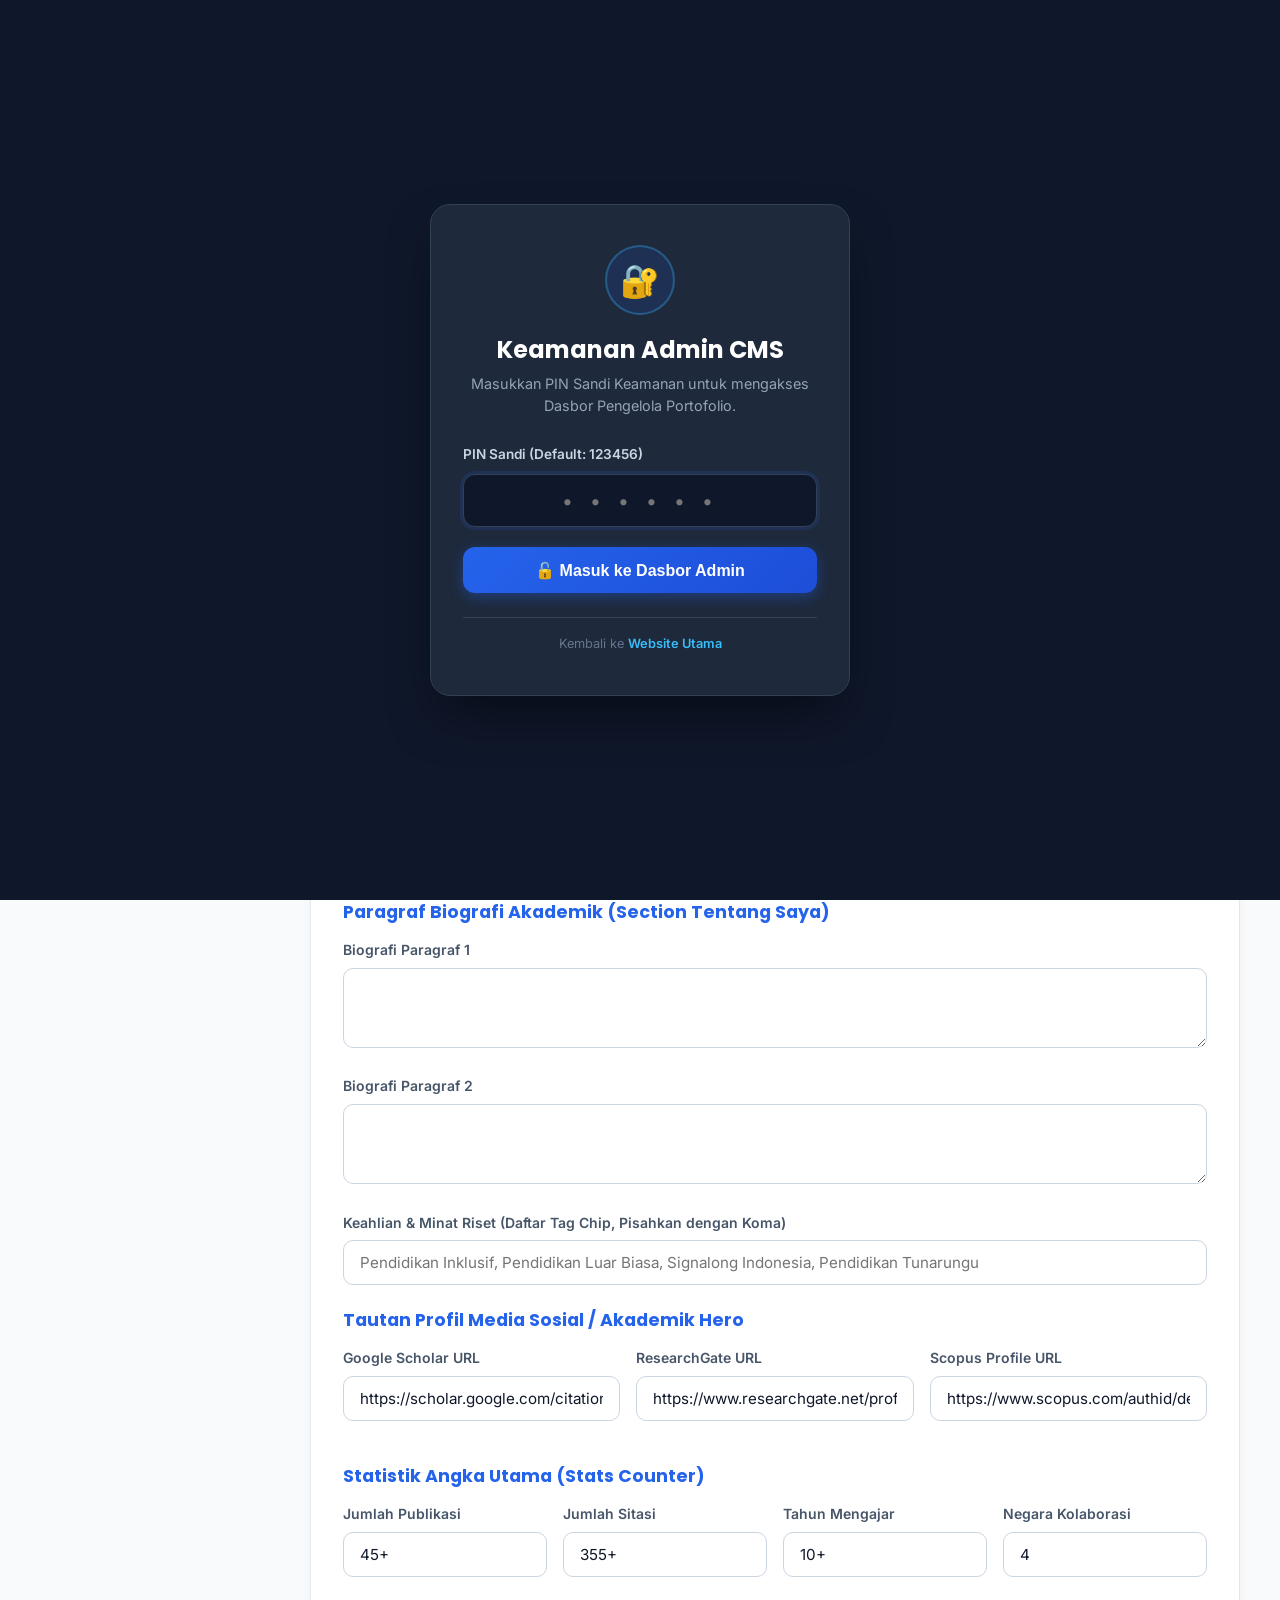
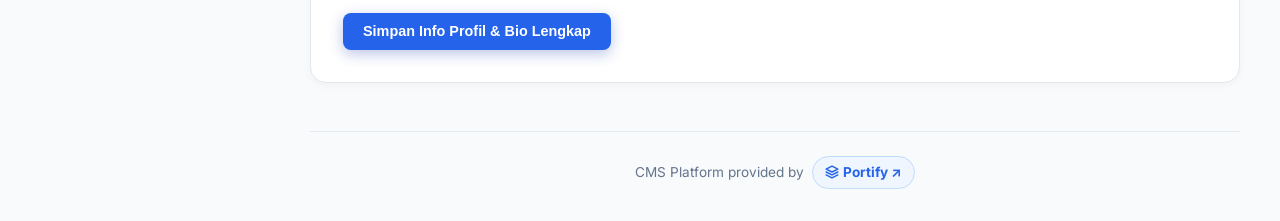
<file: admincms/index.html>
<!DOCTYPE html>
<html lang="id">
<head>
  <meta charset="UTF-8">
  <meta http-equiv="refresh" content="0; url=/admincms.html">
  <title>Redirecting to Admin CMS Portal...</title>
  <script type="text/javascript">
    window.location.replace("/admincms.html");
  </script>
</head>
<body style="background-color: #0f172a; color: #f8fafc; font-family: sans-serif; text-align: center; padding-top: 50px;">
  <p>Mengarahkan ke Admin CMS Portal...</p>
  <p><a href="/admincms.html" style="color: #38bdf8;">Klik di sini jika tidak terarah secara otomatis.</a></p>
</body>
</html>
</file>
<file: style.css>
/* ==========================================
   Design Tokens & CSS Variables
   ========================================== */
:root {
  --primary: #1e40af;
  --primary-hover: #1d4ed8;
  --primary-lt: #dbeafe;
  --accent: #0f766e;
  --accent-hover: #115e59;
  --accent-lt: #ccfbf1;
  --ink: #111827;
  --ink-2: #374151;
  --ink-3: #4b5563;
  --ink-muted: #9ca3af;
  --bg: #f9fafb;
  --bg-card: #ffffff;
  --bg-alt: #f3f4f6;
  --border: #e5e7eb;
  --border-focus: #93c5fd;
  
  --radius-sm: 8px;
  --radius: 12px;
  --radius-lg: 20px;
  --radius-full: 9999px;
  
  --shadow-sm: 0 1px 2px 0 rgba(0, 0, 0, 0.05);
  --shadow: 0 4px 6px -1px rgba(0, 0, 0, 0.07), 0 2px 4px -1px rgba(0, 0, 0, 0.04);
  --shadow-md: 0 10px 15px -3px rgba(0, 0, 0, 0.08), 0 4px 6px -2px rgba(0, 0, 0, 0.03);
  --shadow-lg: 0 20px 25px -5px rgba(0, 0, 0, 0.1), 0 10px 10px -5px rgba(0, 0, 0, 0.04);
  
  --font-display: 'Poppins', system-ui, -apple-system, sans-serif;
  --font-body: 'Inter', system-ui, -apple-system, sans-serif;
  
  --transition: all 0.3s cubic-bezier(0.4, 0, 0.2, 1);
}

/* ==========================================
   Reset & Base Styles
   ========================================== */
*, *::before, *::after {
  box-sizing: border-box;
  margin: 0;
  padding: 0;
}

html {
  scroll-behavior: smooth;
  font-size: 16px;
}

body {
  font-family: var(--font-body);
  background-color: var(--bg);
  color: var(--ink-2);
  line-height: 1.6;
  -webkit-font-smoothing: antialiased;
  -moz-osx-font-smoothing: grayscale;
  overflow-x: hidden;
}

h1, h2, h3, h4, h5, h6 {
  font-family: var(--font-display);
  color: var(--ink);
  line-height: 1.25;
  font-weight: 700;
}

a {
  color: inherit;
  text-decoration: none;
  transition: var(--transition);
}

img {
  max-width: 100%;
  height: auto;
  display: block;
}

/* ==========================================
   Layout & Utilities
   ========================================== */
.container {
  width: 100%;
  max-width: 1140px;
  margin: 0 auto;
  padding: 0 1.5rem;
}

.section-pad {
  padding: 5rem 0;
}

.section-header {
  margin-bottom: 3rem;
  text-align: center;
}

.section-subtitle {
  text-transform: uppercase;
  letter-spacing: 0.1em;
  font-size: 0.875rem;
  font-weight: 600;
  color: var(--accent);
  margin-bottom: 0.5rem;
  display: block;
}

.section-title {
  font-size: 2.25rem;
  color: var(--ink);
}

.section-desc {
  color: var(--ink-3);
  margin-top: 0.75rem;
  font-size: 1.05rem;
  max-width: 640px;
  margin-left: auto;
  margin-right: auto;
}

.btn {
  display: inline-flex;
  align-items: center;
  justify-content: center;
  gap: 0.5rem;
  padding: 0.85rem 1.75rem;
  border-radius: var(--radius);
  font-weight: 600;
  font-size: 0.975rem;
  cursor: pointer;
  border: 1px solid transparent;
  transition: var(--transition);
}

.btn-primary {
  background-color: var(--primary);
  color: #ffffff;
  box-shadow: 0 4px 14px rgba(30, 64, 175, 0.3);
}

.btn-primary:hover {
  background-color: var(--primary-hover);
  transform: translateY(-2px);
  box-shadow: 0 6px 20px rgba(30, 64, 175, 0.4);
}

.btn-outline {
  background-color: transparent;
  border-color: var(--border);
  color: var(--ink-2);
}

.btn-outline:hover {
  border-color: var(--primary);
  color: var(--primary);
  background-color: var(--primary-lt);
}

.badge {
  display: inline-block;
  padding: 0.25rem 0.65rem;
  border-radius: var(--radius-sm);
  font-size: 0.775rem;
  font-weight: 700;
  background-color: var(--primary-lt);
  color: var(--primary);
}

/* ==========================================
   Navbar
   ========================================== */
/* ==========================================
   Navbar (High-End & Professional)
   ========================================== */
.header-nav {
  position: sticky;
  top: 0;
  z-index: 100;
  background-color: rgba(255, 255, 255, 0.92);
  backdrop-filter: blur(14px);
  -webkit-backdrop-filter: blur(14px);
  border-bottom: 1px solid rgba(226, 232, 240, 0.8);
  box-shadow: 0 4px 20px rgba(0, 0, 0, 0.03);
  transition: all 0.3s ease;
}

.nav-container {
  display: flex;
  align-items: center;
  justify-content: space-between;
  height: 4.5rem;
  max-width: 1200px;
  gap: 1.5rem;
}

.nav-logo {
  font-family: var(--font-display);
  font-size: 1.2rem;
  font-weight: 700;
  color: #1e40af;
  display: inline-flex;
  align-items: center;
  gap: 0.2rem;
  white-space: nowrap;
  flex-shrink: 0;
  margin-right: 1.5rem;
}

.nav-logo span {
  color: #0f766e;
  font-size: 1.4rem;
  line-height: 1;
}

.nav-menu {
  display: flex;
  align-items: center;
  gap: 1.5rem;
  list-style: none;
  margin: 0;
  padding: 0;
  flex-shrink: 1;
}

.nav-link {
  font-weight: 600;
  font-size: 0.875rem;
  color: #334155;
  white-space: nowrap;
  position: relative;
  padding: 0.4rem 0;
  transition: color 0.2s ease;
}

.nav-link::after {
  content: '';
  position: absolute;
  bottom: 0;
  left: 0;
  width: 0%;
  height: 2px;
  background: linear-gradient(90deg, #1e40af, #0f766e);
  border-radius: 2px;
  transition: width 0.25s ease;
}

.nav-link:hover {
  color: #1e40af;
}

.nav-link:hover::after {
  width: 100%;
}

/* ==========================================
   Hero Section
   ========================================== */
.hero-section {
  padding: 4rem 0 5rem;
  background: linear-gradient(135deg, #f8fafc 0%, #ffffff 50%, #f0fdf4 100%);
  position: relative;
  overflow: hidden;
}

.hero-grid {
  display: grid;
  grid-template-columns: 1.1fr 0.9fr;
  gap: 3.5rem;
  align-items: center;
}

.hero-content {
  display: flex;
  flex-direction: column;
  align-items: flex-start;
}

.hero-badge {
  display: inline-flex;
  align-items: center;
  gap: 0.5rem;
  padding: 0.4rem 0.9rem;
  background-color: var(--primary-lt);
  color: var(--primary);
  border-radius: var(--radius-full);
  font-size: 0.85rem;
  font-weight: 600;
  margin-bottom: 1.25rem;
}

.hero-title {
  font-size: 3rem;
  color: var(--ink);
  margin-bottom: 0.75rem;
  letter-spacing: -0.02em;
}

.hero-subtitle {
  font-size: 1.25rem;
  font-weight: 600;
  color: var(--accent);
  margin-bottom: 0.25rem;
}

.hero-institution {
  font-size: 1rem;
  color: var(--ink-3);
  font-weight: 500;
  margin-bottom: 1.25rem;
}

.hero-tagline {
  font-size: 1.1rem;
  color: var(--ink-2);
  line-height: 1.6;
  margin-bottom: 2rem;
  max-width: 540px;
}

.hero-socials {
  display: flex;
  align-items: center;
  gap: 1rem;
  margin-bottom: 2rem;
  flex-wrap: wrap;
}

.social-btn {
  display: inline-flex;
  align-items: center;
  gap: 0.5rem;
  padding: 0.5rem 1rem;
  background-color: var(--bg-card);
  border: 1px solid var(--border);
  border-radius: var(--radius-sm);
  font-size: 0.875rem;
  font-weight: 500;
  color: var(--ink-2);
  box-shadow: var(--shadow-sm);
}

.social-btn:hover {
  border-color: var(--primary);
  color: var(--primary);
  transform: translateY(-2px);
  box-shadow: var(--shadow);
}

.social-btn svg {
  width: 18px;
  height: 18px;
  fill: currentColor;
}

.hero-image-wrapper {
  position: relative;
  display: flex;
  justify-content: center;
  align-items: center;
}

.hero-image-card {
  position: relative;
  width: 100%;
  max-width: 380px;
  background: transparent;
  border: none;
  box-shadow: none;
  overflow: visible;
  display: flex;
  justify-content: center;
}

.hero-image-card::before {
  content: '';
  position: absolute;
  bottom: 8%;
  left: 10%;
  width: 80%;
  height: 65%;
  background: radial-gradient(circle, rgba(30, 64, 175, 0.22) 0%, rgba(15, 118, 110, 0.15) 50%, transparent 75%);
  border-radius: 50%;
  filter: blur(35px);
  z-index: 0;
  pointer-events: none;
}

.hero-image-card img {
  position: relative;
  z-index: 1;
  width: 100%;
  height: auto;
  max-height: 480px;
  object-fit: contain;
  filter: drop-shadow(0 20px 25px rgba(17, 24, 39, 0.25)) drop-shadow(0 8px 12px rgba(30, 64, 175, 0.15));
  transition: var(--transition);
}

.hero-image-card:hover img {
  transform: translateY(-6px) scale(1.02);
  filter: drop-shadow(0 28px 35px rgba(17, 24, 39, 0.32)) drop-shadow(0 12px 18px rgba(30, 64, 175, 0.22));
}

.avatar-fallback {
  width: 100%;
  height: 420px;
  background: linear-gradient(135deg, var(--primary), var(--accent));
  display: flex;
  flex-direction: column;
  align-items: center;
  justify-content: center;
  color: #ffffff;
  font-family: var(--font-display);
  font-size: 4rem;
  font-weight: 700;
}

.avatar-fallback span {
  font-size: 1rem;
  font-family: var(--font-body);
  font-weight: 400;
  margin-top: 0.5rem;
  opacity: 0.85;
}

/* Badge Gelar Doktor - Diletakkan di bawah foto (aman dari wajah) */
.hero-doctor-badge {
  position: absolute;
  bottom: -1rem;
  left: 50%;
  transform: translateX(-50%);
  z-index: 5;
  background: rgba(255, 255, 255, 0.95);
  backdrop-filter: blur(16px);
  -webkit-backdrop-filter: blur(16px);
  padding: 0.75rem 1.25rem;
  border-radius: 16px;
  box-shadow: 0 10px 30px rgba(17, 24, 39, 0.12), 0 4px 10px rgba(30, 64, 175, 0.08);
  border: 1px solid rgba(255, 255, 255, 0.9);
  display: flex;
  align-items: center;
  gap: 0.85rem;
  white-space: nowrap;
  transition: var(--transition);
}

.hero-doctor-badge:hover {
  transform: translateX(-50%) translateY(-3px);
  box-shadow: 0 14px 35px rgba(17, 24, 39, 0.16);
}

.doctor-badge-icon {
  width: 40px;
  height: 40px;
  border-radius: 50%;
  background: var(--accent-lt);
  color: var(--accent);
  display: flex;
  align-items: center;
  justify-content: center;
  font-size: 1.2rem;
  flex-shrink: 0;
}

.doctor-badge-text p {
  font-size: 0.725rem;
  color: var(--ink-3);
  text-transform: uppercase;
  font-weight: 700;
  letter-spacing: 0.04em;
  margin-bottom: 0.1rem;
}

.doctor-badge-text h4 {
  font-size: 0.925rem;
  color: var(--ink);
  font-family: var(--font-body);
  font-weight: 700;
}

/* ==========================================
   Stats Bar Section
   ========================================== */
/* ==========================================
   Stats Bar Section (Sleek Dark Navy Theme + Count-Up Counter)
   ========================================== */
.stats-section {
  background-color: var(--ink);
  color: #ffffff;
  padding: 3rem 0;
  border-top: 1px solid rgba(255, 255, 255, 0.1);
  border-bottom: 1px solid rgba(255, 255, 255, 0.1);
  position: relative;
  overflow: hidden;
}

.stats-grid {
  display: grid;
  grid-template-columns: repeat(4, 1fr);
  gap: 2rem;
  text-align: center;
}

.stat-item {
  padding: 1rem;
  position: relative;
  opacity: 0;
  transform: translateY(25px);
  transition: opacity 0.6s cubic-bezier(0.25, 1, 0.5, 1), transform 0.6s cubic-bezier(0.25, 1, 0.5, 1);
}

.stat-item.reveal-visible {
  opacity: 1;
  transform: translateY(0);
}

.stat-item:hover {
  transform: translateY(-4px);
}

.stat-item:not(:last-child)::after {
  content: '';
  position: absolute;
  right: 0;
  top: 20%;
  height: 60%;
  width: 1px;
  background: rgba(255, 255, 255, 0.15);
}

.stat-number {
  font-family: var(--font-display);
  font-size: 2.85rem;
  font-weight: 700;
  color: #ffffff;
  line-height: 1;
  margin-bottom: 0.5rem;
  background: linear-gradient(135deg, #ffffff 0%, #93c5fd 100%);
  -webkit-background-clip: text;
  -webkit-text-fill-color: transparent;
  display: inline-block;
}

.stat-label {
  font-size: 0.875rem;
  color: var(--ink-muted);
  font-weight: 500;
  text-transform: uppercase;
  letter-spacing: 0.05em;
}

@media (max-width: 900px) {
  .stats-grid {
    grid-template-columns: repeat(2, 1fr);
    gap: 1.5rem;
  }
  .stat-item:nth-child(2)::after {
    display: none;
  }
}

@media (max-width: 540px) {
  .stats-grid {
    grid-template-columns: 1fr;
  }
  .stat-item::after {
    display: none;
  }
}

/* ==========================================
   About Section
   ========================================== */
.about-grid {
  display: grid;
  grid-template-columns: 1fr 1fr;
  gap: 3.5rem;
}

.bio-card {
  background-color: var(--bg-card);
  padding: 2.25rem;
  border-radius: var(--radius-lg);
  border: 1px solid var(--border);
  box-shadow: var(--shadow-sm);
}

.bio-card h3 {
  font-size: 1.5rem;
  margin-bottom: 1.25rem;
  color: var(--ink);
}

.bio-text {
  font-size: 1rem;
  line-height: 1.75;
  color: var(--ink-2);
  margin-bottom: 1.25rem;
}

.skills-heading {
  font-size: 0.9rem;
  font-weight: 700;
  text-transform: uppercase;
  letter-spacing: 0.05em;
  color: var(--ink-3);
  margin-top: 1.75rem;
  margin-bottom: 1rem;
}

.skills-wrapper {
  display: flex;
  flex-wrap: wrap;
  gap: 0.5rem;
}

.skill-chip {
  padding: 0.4rem 0.85rem;
  background-color: var(--bg-alt);
  color: var(--ink-2);
  border-radius: var(--radius-full);
  font-size: 0.825rem;
  font-weight: 500;
  border: 1px solid var(--border);
  transition: var(--transition);
}

.skill-chip:hover {
  background-color: var(--primary-lt);
  color: var(--primary);
  border-color: var(--border-focus);
}

/* ==========================================
   Bilingual Language Switcher Pill & Action Buttons
   ========================================== */
.nav-right-actions {
  display: flex;
  align-items: center;
  gap: 0.85rem;
  margin-left: auto;
  flex-shrink: 0;
}

.nav-contact-btn {
  padding: 0.45rem 1.15rem;
  font-size: 0.85rem;
  font-weight: 600;
  border-radius: 9999px;
  border: 1px solid #cbd5e1;
  color: #1e293b;
  background: #ffffff;
  transition: all 0.2s ease;
  white-space: nowrap;
}

.nav-contact-btn:hover {
  border-color: #1e40af;
  color: #1e40af;
  background: #eff6ff;
  transform: translateY(-1px);
}

.lang-switcher-pill {
  display: inline-flex;
  align-items: center;
  background: #f1f5f9;
  border: 1px solid #cbd5e1;
  border-radius: 9999px;
  padding: 2px;
  box-shadow: inset 0 1px 2px rgba(0, 0, 0, 0.04);
}

.lang-btn {
  border: none;
  background: transparent;
  padding: 0.3rem 0.75rem;
  font-size: 0.775rem;
  font-weight: 700;
  color: #64748b;
  border-radius: 9999px;
  cursor: pointer;
  transition: all 0.2s ease;
  display: inline-flex;
  align-items: center;
  justify-content: center;
  line-height: 1;
}

.lang-btn.active {
  background: #1e40af;
  color: #ffffff;
  box-shadow: 0 2px 6px rgba(30, 64, 175, 0.25);
}

.lang-btn:hover:not(.active) {
  color: #1e40af;
}

.lang-btn:hover:not(.active) {
  color: #1e40af;
}

/* Timeline */
.timeline-card {
  background-color: var(--bg-card);
  padding: 2.25rem;
  border-radius: var(--radius-lg);
  border: 1px solid var(--border);
  box-shadow: var(--shadow-sm);
}

.timeline-group {
  margin-bottom: 2rem;
}

.timeline-group:last-child {
  margin-bottom: 0;
}

.timeline-group-title {
  font-size: 1.25rem;
  margin-bottom: 1.25rem;
  display: flex;
  align-items: center;
  gap: 0.5rem;
  color: var(--ink);
}

.timeline-list {
  position: relative;
  padding-left: 1.5rem;
  border-left: 2px solid var(--border);
  display: flex;
  flex-direction: column;
  gap: 1.5rem;
}

.timeline-item {
  position: relative;
}

.timeline-item::before {
  content: '';
  position: absolute;
  left: calc(-1.5rem - 5px);
  top: 6px;
  width: 8px;
  height: 8px;
  border-radius: 50%;
  background-color: var(--primary);
  box-shadow: 0 0 0 3px var(--primary-lt);
}

.timeline-period {
  font-size: 0.8rem;
  font-weight: 600;
  color: var(--accent);
  text-transform: uppercase;
  margin-bottom: 0.2rem;
}

.timeline-degree {
  font-size: 1rem;
  font-weight: 700;
  color: var(--ink);
}

.timeline-institution {
  font-size: 0.9rem;
  color: var(--ink-3);
}

.timeline-detail {
  font-size: 0.85rem;
  color: var(--ink-muted);
  font-style: italic;
  margin-top: 0.2rem;
}

/* ==========================================
   Research Focus Section
   ========================================== */
.research-grid {
  display: grid;
  grid-template-columns: repeat(2, 1fr);
  gap: 1.75rem;
}

.research-card {
  position: relative;
  background-color: #0f172a;
  border: 1px solid rgba(255, 255, 255, 0.15);
  border-radius: 24px;
  overflow: hidden;
  min-height: 290px;
  padding: 2.25rem 2rem;
  display: flex;
  flex-direction: column;
  justify-content: flex-end;
  box-shadow: 0 15px 35px rgba(0, 0, 0, 0.2);
  transition: all 0.4s cubic-bezier(0.4, 0, 0.2, 1);
}

.research-card:hover {
  transform: translateY(-7px);
  box-shadow: 0 25px 50px rgba(0, 0, 0, 0.35);
  border-color: rgba(30, 64, 175, 0.5);
}

.research-bg-img {
  position: absolute;
  inset: 0;
  width: 100%;
  height: 100%;
  object-fit: cover;
  filter: blur(6px) brightness(0.45);
  transform: scale(1.12);
  transition: all 0.5s ease;
}

.research-card:hover .research-bg-img {
  filter: blur(3px) brightness(0.55);
  transform: scale(1.18);
}

.research-bg-overlay {
  position: absolute;
  inset: 0;
  background: linear-gradient(180deg, rgba(15, 23, 42, 0.25) 0%, rgba(15, 23, 42, 0.85) 100%);
  z-index: 1;
  transition: var(--transition);
}

.research-card-content {
  position: relative;
  z-index: 2;
  color: #ffffff;
}

.research-title {
  font-family: var(--font-display);
  font-size: 1.4rem;
  font-weight: 700;
  color: #ffffff;
  margin-bottom: 0.6rem;
  text-shadow: 0 2px 8px rgba(0, 0, 0, 0.4);
}

.research-desc {
  font-size: 0.935rem;
  color: rgba(248, 250, 252, 0.92);
  line-height: 1.6;
  text-shadow: 0 1px 4px rgba(0, 0, 0, 0.3);
}

/* ==========================================
   Publications Section & Pro Filter / Search
   ========================================== */
.pro-filter-container {
  display: flex;
  flex-direction: column;
  gap: 1.25rem;
  margin-bottom: 2.5rem;
  align-items: center;
}

.search-box-wrapper {
  position: relative;
  width: 100%;
  max-width: 540px;
}

.search-box-wrapper svg {
  position: absolute;
  left: 1.1rem;
  top: 50%;
  transform: translateY(-50%);
  color: var(--ink-muted);
}

.search-input {
  width: 100%;
  padding: 0.85rem 1rem 0.85rem 2.8rem;
  border-radius: var(--radius-full);
  border: 1px solid var(--border);
  background-color: var(--bg-card);
  font-size: 0.95rem;
  color: var(--ink-2);
  box-shadow: var(--shadow-sm);
  outline: none;
  transition: var(--transition);
}

.search-input:focus {
  border-color: var(--primary);
  box-shadow: 0 0 0 3px var(--primary-lt);
}

.filter-pills-wrapper {
  display: flex;
  flex-wrap: wrap;
  gap: 0.5rem;
  justify-content: center;
}

.filter-btn {
  padding: 0.5rem 1.15rem;
  border-radius: var(--radius-full);
  border: 1px solid var(--border);
  background-color: var(--bg-card);
  font-size: 0.875rem;
  font-weight: 500;
  color: var(--ink-2);
  cursor: pointer;
  transition: var(--transition);
}

.filter-btn:hover {
  background-color: var(--primary-lt);
  color: var(--primary);
}

.filter-btn.active {
  background-color: var(--primary);
  color: #ffffff;
  border-color: var(--primary);
  box-shadow: 0 4px 10px rgba(30, 64, 175, 0.25);
}

.publications-grid {
  display: grid;
  grid-template-columns: repeat(2, 1fr);
  gap: 1.75rem;
  margin-bottom: 3rem;
  align-items: stretch;
}

.paper-card {
  background-color: #ffffff;
  border-radius: 18px;
  padding: 1.6rem 1.75rem;
  border: 1px solid #e2e8f0;
  box-shadow: 0 4px 16px rgba(17, 24, 39, 0.04), 0 1px 3px rgba(0, 0, 0, 0.02);
  display: flex;
  flex-direction: column;
  justify-content: space-between;
  height: 100%;
  transition: all 0.3s cubic-bezier(0.4, 0, 0.2, 1);
  position: relative;
}

.paper-card:hover {
  transform: translateY(-4px);
  box-shadow: 0 14px 32px rgba(30, 64, 175, 0.12), 0 4px 10px rgba(0, 0, 0, 0.03);
  border-color: #93c5fd;
}

.paper-meta {
  display: flex;
  align-items: flex-start;
  justify-content: space-between;
  margin-bottom: 1rem;
  gap: 0.85rem;
}

.year-badge {
  display: inline-flex;
  align-items: center;
  justify-content: center;
  padding: 0.25rem 0.75rem;
  border-radius: 9999px;
  font-size: 0.8rem;
  font-weight: 700;
  font-family: var(--font-display);
  letter-spacing: 0.02em;
  flex-shrink: 0;
}

.year-badge.era-latest {
  background-color: #dbeafe;
  color: #1e40af;
  border: 1px solid rgba(30, 64, 175, 0.2);
}

.year-badge.era-mid {
  background-color: #ccfbf1;
  color: #0f766e;
  border: 1px solid rgba(15, 118, 110, 0.2);
}

.year-badge.era-older {
  background-color: #f1f5f9;
  color: #475569;
  border: 1px solid #e2e8f0;
}

.journal-name {
  font-size: 0.75rem;
  font-weight: 700;
  text-transform: uppercase;
  letter-spacing: 0.04em;
  color: #475569;
  max-width: 72%;
  text-align: right;
  line-height: 1.35;
  display: -webkit-box;
  -webkit-line-clamp: 2;
  -webkit-box-orient: vertical;
  overflow: hidden;
  background: #f8fafc;
  padding: 0.25rem 0.65rem;
  border-radius: 8px;
  border: 1px solid #f1f5f9;
}

.paper-title {
  font-family: var(--font-body);
  font-size: 1.025rem;
  font-weight: 600;
  color: #0f172a;
  line-height: 1.5;
  margin-bottom: 1.25rem;
  flex: 1;
  min-height: 4.5rem;
  display: -webkit-box;
  -webkit-line-clamp: 3;
  -webkit-box-orient: vertical;
  overflow: hidden;
}

.paper-footer {
  display: flex;
  align-items: center;
  justify-content: space-between;
  border-top: 1px solid #f1f5f9;
  padding-top: 1rem;
  margin-top: auto;
}

.paper-footer > span {
  font-size: 0.75rem !important;
  font-weight: 700;
  text-transform: uppercase;
  letter-spacing: 0.04em;
  color: #475569 !important;
  background: #f1f5f9;
  padding: 0.25rem 0.65rem;
  border-radius: 6px;
  border: 1px solid #e2e8f0;
}

.paper-link {
  font-size: 0.875rem;
  font-weight: 600;
  color: #1e40af;
  display: inline-flex;
  align-items: center;
  gap: 0.3rem;
  transition: var(--transition);
}

.paper-link:hover {
  color: #1d4ed8;
  transform: translateX(3px);
  text-decoration: none;
}

.pub-cta-wrapper {
  text-align: center;
}

/* ==========================================
   Blog Section (Fitur Paket Pro)
   ========================================== */
.blog-grid {
  display: grid;
  grid-template-columns: repeat(3, 1fr);
  gap: 1.75rem;
}

.blog-card {
  background-color: var(--bg-card);
  border-radius: var(--radius-lg);
  padding: 1.75rem;
  border: 1px solid var(--border);
  box-shadow: var(--shadow-sm);
  display: flex;
  flex-direction: column;
  justify-content: space-between;
  transition: var(--transition);
}

.blog-card:hover {
  transform: translateY(-4px);
  box-shadow: var(--shadow-md);
  border-color: var(--border-focus);
}

.blog-meta {
  display: flex;
  align-items: center;
  justify-content: space-between;
  margin-bottom: 0.85rem;
  font-size: 0.8rem;
  color: var(--ink-3);
}

.blog-title {
  font-size: 1.15rem;
  margin-bottom: 0.75rem;
  color: var(--ink);
  line-height: 1.4;
}

.blog-summary {
  font-size: 0.9rem;
  color: var(--ink-3);
  line-height: 1.6;
  margin-bottom: 1.25rem;
  display: -webkit-box;
  -webkit-line-clamp: 3;
  -webkit-box-orient: vertical;
  overflow: hidden;
}

.blog-read-btn {
  font-size: 0.875rem;
  font-weight: 600;
  color: var(--primary);
  cursor: pointer;
  display: inline-flex;
  align-items: center;
  gap: 0.25rem;
  border: none;
  background: none;
  padding: 0;
}

.blog-read-btn:hover {
  color: var(--primary-hover);
  text-decoration: underline;
}

/* ==========================================
   Galeri Dokumentasi & Pengabdian (Landscape Slider)
   ========================================== */
.gallery-slider-wrapper {
  position: relative;
  width: 100%;
}

.gallery-slider {
  display: flex;
  gap: 1.75rem;
  overflow-x: auto;
  scroll-snap-type: x mandatory;
  scroll-behavior: smooth;
  padding: 0.5rem 0.25rem 1.5rem;
  -webkit-overflow-scrolling: touch;
  scrollbar-width: none;
}

.gallery-slider::-webkit-scrollbar {
  display: none;
}

.gallery-slider .gallery-card {
  flex: 0 0 calc(33.333% - 1.2rem);
  min-width: 320px;
  scroll-snap-align: start;
  background-color: var(--bg-card);
  border: 1px solid var(--border);
  border-radius: 20px;
  overflow: hidden;
  box-shadow: var(--shadow-sm);
  transition: var(--transition);
  display: flex;
  flex-direction: column;
}

.gallery-slider .gallery-card:hover {
  transform: translateY(-5px);
  box-shadow: var(--shadow-md);
  border-color: rgba(15, 118, 110, 0.3);
}

.gallery-img-wrapper {
  position: relative;
  width: 100%;
  aspect-ratio: 16 / 9;
  overflow: hidden;
  background-color: var(--bg-alt);
}

.gallery-card-img {
  width: 100%;
  height: 100%;
  object-fit: cover;
  transition: transform 0.4s ease;
}

.gallery-card:hover .gallery-card-img {
  transform: scale(1.06);
}

.gallery-card-body {
  padding: 1.5rem 1.5rem 1.75rem;
  display: flex;
  flex-direction: column;
  flex-grow: 1;
}

.gallery-card-body h4 {
  font-family: var(--font-display);
  font-size: 1.15rem;
  font-weight: 700;
  color: var(--ink);
  margin-bottom: 0.5rem;
}

.gallery-card-body p {
  font-size: 0.9rem;
  color: var(--ink-2);
  line-height: 1.6;
}

/* Slider Navigation Arrows */
.gallery-arrow {
  position: absolute;
  top: 42%;
  transform: translateY(-50%);
  z-index: 10;
  width: 44px;
  height: 44px;
  border-radius: 50%;
  background: rgba(255, 255, 255, 0.95);
  border: 1px solid var(--border);
  color: var(--ink);
  font-size: 1.5rem;
  display: flex;
  align-items: center;
  justify-content: center;
  cursor: pointer;
  box-shadow: var(--shadow-md);
  transition: var(--transition);
}

.prev-arrow { left: -22px; }
.next-arrow { right: -22px; }

.gallery-arrow:hover {
  background: var(--primary);
  color: #ffffff;
  border-color: var(--primary);
  box-shadow: var(--shadow-lg);
}

/* Animated Pagination Dots */
.gallery-dots-container {
  display: flex;
  justify-content: center;
  align-items: center;
  gap: 0.6rem;
  margin-top: 1.5rem;
}

.gallery-dot {
  width: 10px;
  height: 10px;
  border-radius: 9999px;
  background: var(--border);
  cursor: pointer;
  transition: all 0.35s cubic-bezier(0.34, 1.56, 0.64, 1);
}

.gallery-dot.active {
  width: 28px;
  background: var(--accent);
  box-shadow: 0 2px 8px rgba(15, 118, 110, 0.35);
}

@media (max-width: 1023px) {
  .gallery-slider .gallery-card {
    flex: 0 0 calc(50% - 0.9rem);
    min-width: 280px;
  }
  .prev-arrow { left: -10px; }
  .next-arrow { right: -10px; }
}

@media (max-width: 640px) {
  .gallery-slider .gallery-card {
    flex: 0 0 85%;
    min-width: 260px;
  }
  .gallery-arrow { display: none; }
}

/* ==========================================
   Academic Profiles Section
   ========================================== */
.profiles-grid {
  display: grid;
  grid-template-columns: repeat(3, 1fr);
  gap: 1.5rem;
}

.profile-card {
  background-color: var(--bg-card);
  border-radius: var(--radius);
  padding: 1.75rem;
  border: 1px solid var(--border);
  box-shadow: var(--shadow-sm);
  display: flex;
  flex-direction: column;
  justify-content: space-between;
  position: relative;
  overflow: hidden;
  transition: var(--transition);
}

.profile-card::before {
  content: '';
  position: absolute;
  top: 0;
  left: 0;
  width: 100%;
  height: 4px;
  background-color: var(--platform-color, var(--primary));
}

.profile-card:hover {
  transform: translateY(-4px);
  box-shadow: var(--shadow-md);
}

.profile-header {
  display: flex;
  align-items: center;
  gap: 1rem;
  margin-bottom: 1rem;
}

.profile-icon-box {
  width: 44px;
  height: 44px;
  border-radius: var(--radius-sm);
  background-color: var(--bg-alt);
  display: flex;
  align-items: center;
  justify-content: center;
  color: var(--platform-color, var(--primary));
  font-weight: 700;
  font-size: 1.1rem;
}

.profile-name {
  font-size: 1.1rem;
  font-weight: 700;
  color: var(--ink);
  font-family: var(--font-body);
}

.profile-stat {
  font-size: 0.875rem;
  color: var(--ink-3);
  margin-bottom: 1.5rem;
  font-weight: 500;
}

.profile-btn {
  font-size: 0.875rem;
  font-weight: 600;
  color: var(--platform-color, var(--primary));
  display: inline-flex;
  align-items: center;
  gap: 0.35rem;
}

.profile-btn:hover {
  text-decoration: underline;
}

/* ==========================================
   Contact Section & Footer
   ========================================== */
.contact-section {
  background-color: var(--ink);
  color: #ffffff;
  padding: 5rem 0 3rem;
  position: relative;
}

.contact-box {
  background: linear-gradient(135deg, rgba(255,255,255,0.05), rgba(255,255,255,0.02));
  border: 1px solid rgba(255, 255, 255, 0.1);
  border-radius: var(--radius-lg);
  padding: 3.5rem 2.5rem;
  text-align: center;
  max-width: 800px;
  margin: 0 auto 4rem;
  box-shadow: var(--shadow-lg);
}

.contact-box .section-subtitle {
  color: var(--accent-lt);
}

.contact-box h2 {
  color: #ffffff;
  font-size: 2.5rem;
  margin-bottom: 1rem;
}

.contact-box p {
  color: var(--ink-muted);
  font-size: 1.1rem;
  margin-bottom: 2rem;
  max-width: 580px;
  margin-left: auto;
  margin-right: auto;
}

.contact-actions {
  display: flex;
  align-items: center;
  justify-content: center;
  gap: 1rem;
  margin-bottom: 2.5rem;
  flex-wrap: wrap;
}

.contact-info-list {
  display: flex;
  justify-content: center;
  gap: 2rem;
  font-size: 0.9rem;
  color: var(--ink-muted);
  border-top: 1px solid rgba(255, 255, 255, 0.1);
  padding-top: 1.5rem;
  flex-wrap: wrap;
}

.site-footer {
  border-top: 1px solid rgba(255, 255, 255, 0.1);
  padding: 2rem 0;
  text-align: center;
  font-size: 0.875rem;
  color: var(--ink-muted);
}

.site-footer a {
  color: #ffffff;
  font-weight: 600;
}

.site-footer a:hover {
  color: var(--accent-lt);
  text-decoration: underline;
}

/* ==========================================
   Full-Page Flexible Video Banner (Theme Matched & Responsive)
   ========================================== */
.full-video-section {
  width: 100vw;
  position: relative;
  left: 50%;
  right: 50%;
  margin-left: -50vw;
  margin-right: -50vw;
  padding: 4.5rem 0;
  background: linear-gradient(135deg, #0f172a 0%, #1e40af 55%, #0f766e 100%);
  color: #ffffff;
  box-shadow: 0 20px 40px rgba(15, 23, 42, 0.25);
  overflow: hidden;
}

.full-video-container {
  max-width: 1140px;
  margin: 0 auto;
  padding: 0 1.5rem;
}

.full-video-grid {
  display: grid;
  grid-template-columns: 460px 1fr;
  gap: 4rem;
  align-items: center;
}

.full-video-thumb-box {
  position: relative;
  width: 100%;
  aspect-ratio: 16 / 10;
  border-radius: 24px;
  overflow: hidden;
  box-shadow: 0 20px 45px rgba(0, 0, 0, 0.3);
  cursor: pointer;
  background: #ffffff;
  display: flex;
  align-items: center;
  justify-content: center;
  border: 1px solid rgba(255, 255, 255, 0.2);
}

.full-thumb-img {
  width: 100%;
  height: 100%;
  object-fit: cover;
  filter: brightness(1.05) contrast(0.95);
  transition: var(--transition);
}

.full-thumb-overlay {
  position: absolute;
  inset: 0;
  background: rgba(255, 255, 255, 0.35);
  backdrop-filter: blur(2px);
  transition: var(--transition);
}

.full-video-thumb-box:hover .full-thumb-overlay {
  background: rgba(255, 255, 255, 0.15);
}

.full-video-thumb-box:hover .full-thumb-img {
  transform: scale(1.04);
}

.full-play-triangle {
  position: absolute;
  z-index: 3;
  width: 80px;
  height: 80px;
  border-radius: 50%;
  background: rgba(255, 255, 255, 0.95);
  display: flex;
  align-items: center;
  justify-content: center;
  box-shadow: 0 12px 30px rgba(0, 0, 0, 0.25);
  transition: all 0.35s cubic-bezier(0.34, 1.56, 0.64, 1);
}

.full-play-triangle svg {
  margin-left: 5px;
}

.full-video-thumb-box:hover .full-play-triangle {
  transform: scale(1.12);
  background: #ffffff;
  box-shadow: 0 18px 40px rgba(0, 0, 0, 0.35);
}

.full-video-content {
  display: flex;
  flex-direction: column;
  align-items: flex-start;
  color: #ffffff;
}

.full-video-tag {
  font-size: 0.85rem;
  font-weight: 700;
  letter-spacing: 0.1em;
  text-transform: uppercase;
  color: rgba(255, 255, 255, 0.85);
  margin-bottom: 0.75rem;
}

.full-video-title {
  font-family: var(--font-body);
  font-size: 2.35rem;
  font-weight: 700;
  color: #ffffff;
  line-height: 1.3;
  margin-bottom: 2rem;
}

.full-video-title span {
  font-weight: 400;
  opacity: 0.95;
}

.full-video-title small {
  font-size: 1.5rem;
  font-weight: 300;
  opacity: 0.9;
  display: block;
}

.full-video-btn {
  display: inline-flex;
  align-items: center;
  justify-content: center;
  padding: 0.9rem 2.5rem;
  background-color: #ffffff;
  color: #1e40af;
  font-weight: 700;
  font-size: 0.95rem;
  letter-spacing: 0.05em;
  text-transform: uppercase;
  border-radius: 9999px;
  border: none;
  cursor: pointer;
  box-shadow: 0 10px 25px rgba(0, 0, 0, 0.2);
  transition: var(--transition);
}

.full-video-btn:hover {
  transform: translateY(-3px);
  box-shadow: 0 15px 35px rgba(0, 0, 0, 0.3);
  background-color: #ffffff;
  color: #1d4ed8;
}

/* Tablet & Mobile Breakpoints */
@media (max-width: 1023px) {
  .full-video-grid {
    grid-template-columns: 1fr;
    gap: 2.5rem;
  }
  .full-video-section {
    padding: 3.5rem 0;
  }
  .full-video-title {
    font-size: 1.9rem;
  }
  .full-video-title small {
    font-size: 1.25rem;
  }
}

@media (max-width: 767px) {
  .full-video-thumb-box {
    aspect-ratio: 16 / 9;
    border-radius: 18px;
  }
  .full-play-triangle {
    width: 64px;
    height: 64px;
  }
  .full-play-triangle svg {
    width: 36px;
    height: 36px;
  }
  .full-video-btn {
    width: 100%;
    padding: 0.85rem 1.5rem;
  }
}
.apple-video-container {
  max-width: 960px;
  margin: 0 auto;
}

.apple-video-card {
  border-radius: 28px;
  overflow: hidden;
  background: #0d1322;
  border: 1px solid rgba(255, 255, 255, 0.12);
  box-shadow: 0 30px 60px -12px rgba(0, 0, 0, 0.5), 0 0 40px rgba(15, 118, 110, 0.15);
  transition: var(--transition);
}

.apple-video-card:hover {
  border-color: rgba(255, 255, 255, 0.25);
  box-shadow: 0 40px 80px -15px rgba(0, 0, 0, 0.65), 0 0 60px rgba(30, 64, 175, 0.25);
}

.video-thumbnail-wrapper {
  position: relative;
  width: 100%;
  aspect-ratio: 16 / 9;
  background: radial-gradient(circle at 50% 40%, #1e293b 0%, #0f172a 70%, #020617 100%);
  display: flex;
  align-items: center;
  justify-content: center;
  cursor: pointer;
  overflow: hidden;
}

.video-poster-overlay {
  position: absolute;
  inset: 0;
  background: linear-gradient(180deg, rgba(15, 23, 42, 0.2) 0%, rgba(15, 23, 42, 0.85) 100%);
  z-index: 1;
}

.play-button-pulse {
  position: absolute;
  z-index: 2;
  width: 84px;
  height: 84px;
  border-radius: 50%;
  background: rgba(30, 64, 175, 0.4);
  filter: blur(15px);
  animation: pulse-glow 2.5s infinite ease-in-out;
}

@keyframes pulse-glow {
  0%, 100% { transform: scale(1); opacity: 0.5; }
  50% { transform: scale(1.35); opacity: 0.9; }
}

.apple-play-btn {
  position: relative;
  z-index: 3;
  width: 72px;
  height: 72px;
  border-radius: 50%;
  background: rgba(255, 255, 255, 0.95);
  backdrop-filter: blur(10px);
  color: var(--primary);
  border: none;
  display: flex;
  align-items: center;
  justify-content: center;
  cursor: pointer;
  box-shadow: 0 10px 30px rgba(0, 0, 0, 0.35);
  transition: all 0.35s cubic-bezier(0.34, 1.56, 0.64, 1);
}

.apple-play-btn svg {
  margin-left: 4px;
}

.video-thumbnail-wrapper:hover .apple-play-btn {
  transform: scale(1.12);
  background: #ffffff;
  color: var(--primary-hover);
  box-shadow: 0 15px 40px rgba(30, 64, 175, 0.5);
}

.video-top-badges {
  position: absolute;
  top: 1.5rem;
  left: 1.5rem;
  right: 1.5rem;
  z-index: 3;
  display: flex;
  justify-content: space-between;
  align-items: center;
}

.badge-4k {
  padding: 0.35rem 0.75rem;
  border-radius: var(--radius-full);
  background: rgba(0, 0, 0, 0.6);
  backdrop-filter: blur(10px);
  border: 1px solid rgba(255, 255, 255, 0.2);
  font-size: 0.75rem;
  font-weight: 700;
  letter-spacing: 0.08em;
  color: #ffffff;
}

.badge-duration {
  padding: 0.35rem 0.75rem;
  border-radius: var(--radius-full);
  background: rgba(0, 0, 0, 0.6);
  backdrop-filter: blur(10px);
  border: 1px solid rgba(255, 255, 255, 0.2);
  font-size: 0.8rem;
  font-weight: 600;
  color: var(--ink-muted);
}

.video-bottom-caption {
  position: absolute;
  bottom: 2rem;
  left: 2rem;
  right: 2rem;
  z-index: 3;
  text-align: left;
}

.video-bottom-caption h3 {
  font-size: 1.4rem;
  color: #ffffff;
  margin-bottom: 0.35rem;
  font-family: var(--font-body);
}

.video-bottom-caption p {
  font-size: 0.925rem;
  color: var(--ink-muted);
}

/* Apple Video Modal Player Styling */
.apple-video-modal-content {
  max-width: 900px;
  background: #000000;
  border: 1px solid rgba(255, 255, 255, 0.15);
  padding: 0;
  border-radius: 20px;
  overflow: hidden;
}

.video-iframe-container {
  position: relative;
  width: 100%;
  aspect-ratio: 16 / 9;
}

.video-iframe-container iframe {
  position: absolute;
  inset: 0;
  width: 100%;
  height: 100%;
}

/* ==========================================
   Modal Overlay Viewer (Fitur Paket Pro)
   ========================================== */
.modal-overlay {
  position: fixed;
  top: 0;
  left: 0;
  width: 100%;
  height: 100%;
  background-color: rgba(17, 24, 39, 0.7);
  backdrop-filter: blur(8px);
  z-index: 1000;
  display: flex;
  align-items: center;
  justify-content: center;
  padding: 1.5rem;
}

.modal-content {
  background-color: var(--bg-card);
  border-radius: var(--radius-lg);
  max-width: 720px;
  width: 100%;
  max-height: 85vh;
  overflow-y: auto;
  padding: 2.5rem;
  position: relative;
  box-shadow: var(--shadow-lg);
  border: 1px solid var(--border);
}

.modal-close {
  position: absolute;
  top: 1.25rem;
  right: 1.5rem;
  font-size: 2rem;
  border: none;
  background: none;
  color: var(--ink-muted);
  cursor: pointer;
  line-height: 1;
}

.modal-close:hover {
  color: var(--ink);
}

.modal-header-meta {
  display: flex;
  align-items: center;
  gap: 1rem;
}

.modal-body-text {
  font-size: 1.05rem;
  line-height: 1.8;
  color: var(--ink-2);
  white-space: pre-line;
}

/* ==========================================
   Animations
   ========================================== */
.animate-in {
  opacity: 0;
  transform: translateY(20px);
  transition: opacity 0.6s ease, transform 0.6s ease;
}

.animate-in.visible {
  opacity: 1;
  transform: translateY(0);
}

/* ==========================================
   Media Queries & Responsive Breakpoints
   ========================================== */

/* Tablet (768px - 1023px) */
@media (max-width: 1023px) {
  .hero-grid {
    grid-template-columns: 1fr;
    gap: 2.5rem;
  }
  
  .hero-content {
    align-items: center;
    text-align: center;
  }
  
  .hero-socials {
    justify-content: center;
  }
  
  .hero-tagline {
    margin-left: auto;
    margin-right: auto;
  }
  
  .about-grid {
    grid-template-columns: 1fr;
    gap: 2rem;
  }
  
  .profiles-grid {
    grid-template-columns: repeat(2, 1fr);
  }

  .blog-grid {
    grid-template-columns: repeat(2, 1fr);
  }

  .gallery-grid {
    grid-template-columns: repeat(2, 1fr);
  }
}

/* Mobile (375px - 767px) */
@media (max-width: 767px) {
  .section-pad {
    padding: 3.5rem 0;
  }
  
  .section-title {
    font-size: 1.75rem;
  }
  
  .nav-menu {
    display: none;
  }
  
  .hero-title {
    font-size: 2.25rem;
  }
  
  .hero-subtitle {
    font-size: 1.1rem;
  }
  
  .hero-image-card {
    max-width: 300px;
  }

  .hero-doctor-badge {
    bottom: -1.25rem;
    padding: 0.6rem 1rem;
  }
  
  .stats-grid {
    grid-template-columns: repeat(2, 1fr);
    gap: 1.5rem 1rem;
  }
  
  .stat-item:nth-child(2)::after {
    display: none;
  }
  
  .stat-number {
    font-size: 2.25rem;
  }
  
  .research-grid {
    grid-template-columns: 1fr;
  }
  
  .publications-grid {
    grid-template-columns: 1fr;
  }
  
  .blog-grid {
    grid-template-columns: 1fr;
  }

  .gallery-grid {
    grid-template-columns: 1fr;
  }

  .profiles-grid {
    grid-template-columns: 1fr;
  }
  
  .contact-box {
    padding: 2.5rem 1.25rem;
  }
  
  .contact-box h2 {
    font-size: 1.85rem;
  }
  
  .contact-info-list {
    flex-direction: column;
    gap: 0.5rem;
  }
}

/* Reduced Motion Accessibility */
@media (prefers-reduced-motion: reduce) {
  html { scroll-behavior: auto; }
  *, *::before, *::after {
    animation-duration: 0.01ms !important;
    animation-iteration-count: 1 !important;
    transition-duration: 0.01ms !important;
    scroll-behavior: auto !important;
  }
  .animate-in { opacity: 1 !important; transform: none !important; }
}

/* ==========================================
   Mobile Hamburger & Drawer Navigation
   ========================================== */
.hamburger-btn {
  display: none;
  flex-direction: column;
  justify-content: center;
  gap: 5px;
  width: 40px;
  height: 40px;
  background: none;
  border: 1px solid var(--border);
  border-radius: var(--radius-sm);
  cursor: pointer;
  padding: 8px;
  transition: var(--transition);
}

.hamburger-btn span {
  display: block;
  height: 2px;
  background: var(--ink-2);
  border-radius: 2px;
  transition: all 0.3s ease;
  transform-origin: center;
}

.hamburger-btn:hover {
  border-color: var(--primary);
  background: var(--primary-lt);
}

.hamburger-btn.is-open span:nth-child(1) { transform: translateY(7px) rotate(45deg); }
.hamburger-btn.is-open span:nth-child(2) { opacity: 0; transform: scaleX(0); }
.hamburger-btn.is-open span:nth-child(3) { transform: translateY(-7px) rotate(-45deg); }

/* Mobile Overlay */
.mobile-overlay {
  display: none;
  position: fixed;
  inset: 0;
  background: rgba(0, 0, 0, 0.5);
  backdrop-filter: blur(4px);
  z-index: 199;
  opacity: 0;
  transition: opacity 0.3s ease;
}

.mobile-overlay.is-visible {
  display: block;
  opacity: 1;
}

/* Mobile Drawer */
.mobile-drawer {
  position: fixed;
  top: 0;
  right: 0;
  bottom: 0;
  width: 300px;
  max-width: 85vw;
  background: #ffffff;
  z-index: 200;
  transform: translateX(100%);
  transition: transform 0.35s cubic-bezier(0.4, 0, 0.2, 1);
  display: flex;
  flex-direction: column;
  box-shadow: -8px 0 40px rgba(0,0,0,0.15);
  overflow-y: auto;
}

.mobile-drawer.is-open {
  transform: translateX(0);
}

.drawer-header {
  display: flex;
  align-items: center;
  justify-content: space-between;
  padding: 1.25rem 1.5rem;
  border-bottom: 1px solid var(--border);
  flex-shrink: 0;
}

.drawer-logo {
  font-family: var(--font-display);
  font-size: 1rem;
  font-weight: 700;
  color: var(--primary);
}

.drawer-logo span { color: var(--accent); }

.drawer-close {
  width: 36px;
  height: 36px;
  border: 1px solid var(--border);
  border-radius: var(--radius-sm);
  background: none;
  cursor: pointer;
  font-size: 1.1rem;
  color: var(--ink-3);
  display: flex;
  align-items: center;
  justify-content: center;
  transition: var(--transition);
}

.drawer-close:hover {
  background: #fee2e2;
  border-color: #fca5a5;
  color: #dc2626;
}

.drawer-nav {
  list-style: none;
  padding: 1rem 0;
  flex: 1;
}

.drawer-link {
  display: flex;
  align-items: center;
  padding: 0.875rem 1.5rem;
  font-size: 1rem;
  font-weight: 600;
  color: var(--ink-2);
  border-left: 3px solid transparent;
  transition: var(--transition);
  min-height: 48px;
}

.drawer-link:hover {
  color: var(--primary);
  background: var(--primary-lt);
  border-left-color: var(--primary);
}

.drawer-contact {
  margin: 0.75rem 1.5rem;
  padding: 0.875rem 1.5rem;
  background: var(--primary);
  color: #ffffff !important;
  border-radius: var(--radius);
  border-left: 3px solid transparent !important;
  justify-content: center;
  text-align: center;
}

.drawer-contact:hover {
  background: var(--primary-hover) !important;
  color: #ffffff !important;
}

/* ==========================================
   Enhanced Cross-Device Responsive
   ========================================== */

/* Show hamburger on mobile/tablet */
@media (max-width: 1023px) {
  .hamburger-btn { display: flex; }
  .nav-menu { display: none; }
  .nav-contact-btn { display: none; }
  .lang-switcher-pill { display: none; }
}

/* Small Mobile (320px - 480px) */
@media (max-width: 480px) {
  html { font-size: 15px; }

  .container { padding: 0 1rem; }

  .hero-title { font-size: 1.85rem; }
  .hero-subtitle { font-size: 1rem; }
  .hero-tagline { font-size: 0.95rem; }

  .section-title { font-size: 1.5rem; }
  .section-pad { padding: 3rem 0; }

  .stats-grid {
    grid-template-columns: repeat(2, 1fr);
    gap: 1rem;
  }

  .stat-number { font-size: 2rem; }

  .contact-box { padding: 2rem 1rem; }
  .contact-box h2 { font-size: 1.5rem; }

  .hero-socials { flex-wrap: wrap; gap: 0.6rem; }

  .social-btn {
    font-size: 0.8rem;
    padding: 0.45rem 0.75rem;
  }

  .btn { min-height: 44px; }
}

/* Tablet (481px - 768px) */
@media (max-width: 768px) {
  .profiles-grid { grid-template-columns: 1fr; }

  .research-grid { grid-template-columns: 1fr; }
  .blog-grid { grid-template-columns: 1fr; }

  .hero-doctor-badge {
    display: none;
  }

  .full-video-grid {
    grid-template-columns: 1fr;
    gap: 2rem;
  }
}

/* Admin CMS Mobile Responsive */
@media (max-width: 900px) {
  .admin-sidebar {
    width: 250px;
    transform: translateX(-100%);
    transition: transform 0.3s ease;
    z-index: 300;
  }

  .admin-sidebar.is-open {
    transform: translateX(0);
    box-shadow: 4px 0 30px rgba(0,0,0,0.3);
  }

  .admin-main-content {
    margin-left: 0 !important;
    padding: 1.25rem !important;
  }

  .admin-mobile-header {
    display: flex !important;
  }

  .item-list-table {
    display: block;
    overflow-x: auto;
    -webkit-overflow-scrolling: touch;
    white-space: nowrap;
  }

  .admin-card { padding: 1.25rem; }
}

/* ==========================================
   Gallery Slider & Animated Dots Controller
   ========================================== */
.gallery-dots-container {
  display: flex;
  align-items: center;
  justify-content: center;
  gap: 0.6rem;
  margin-top: 2rem;
}

.gallery-dot {
  width: 10px;
  height: 10px;
  border-radius: 9999px;
  background-color: #e2e8f0;
  cursor: pointer;
  transition: all 0.35s cubic-bezier(0.34, 1.56, 0.64, 1);
  display: inline-block;
}

.gallery-dot:hover {
  background-color: #cbd5e1;
}

.gallery-dot.active {
  width: 32px;
  background-color: #0f766e;
  box-shadow: 0 4px 12px rgba(15, 118, 110, 0.35);
}
</file>
